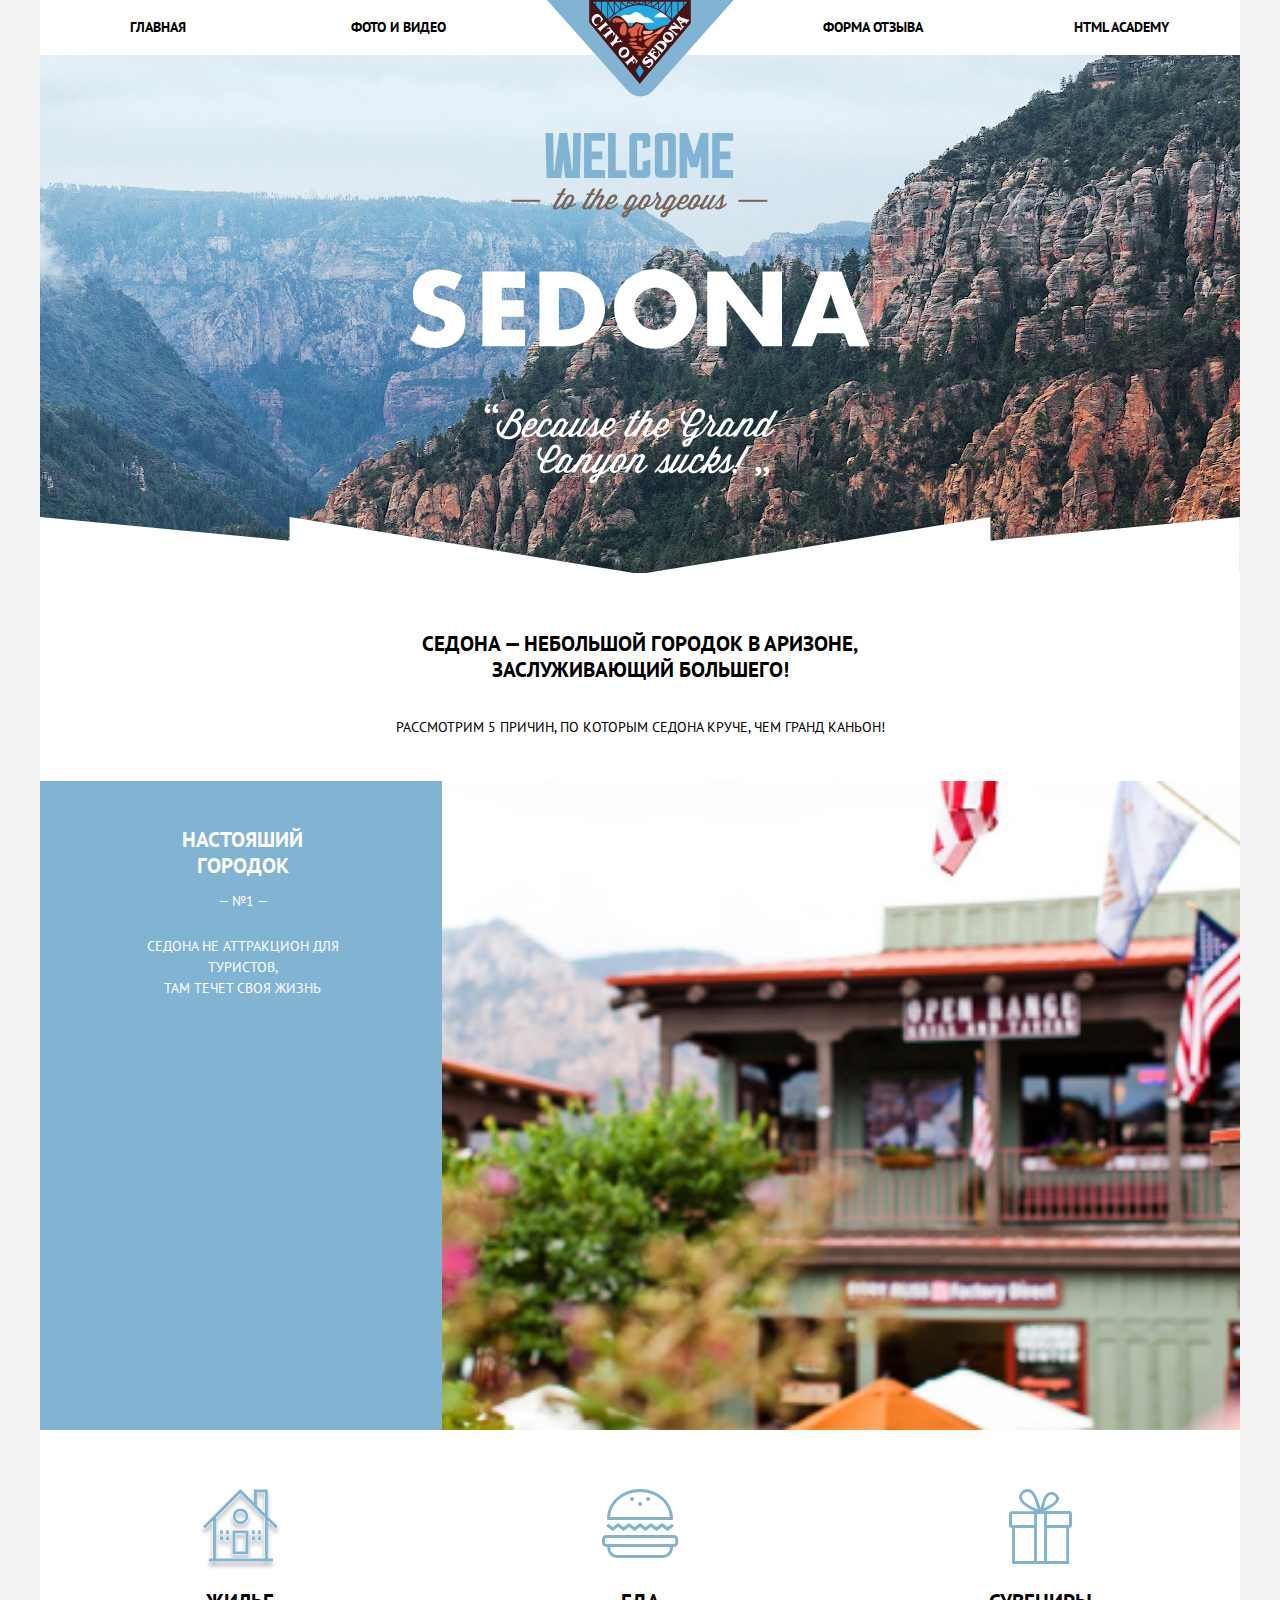
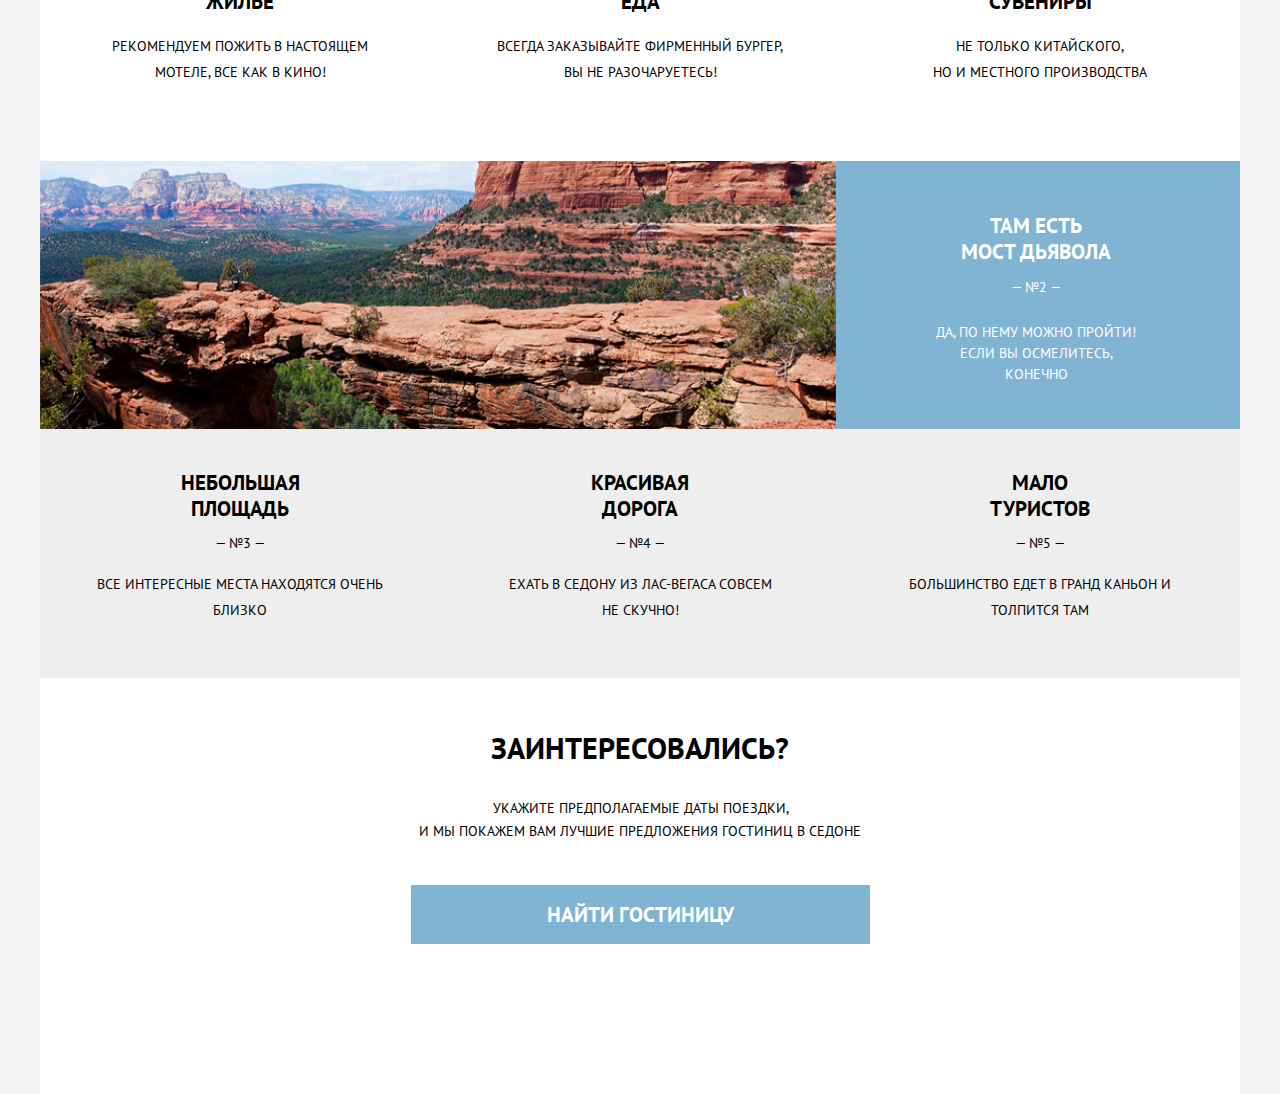
<file: index.html>
<!DOCTYPE html>
<html class="page" lang="ru">

<head>
  <meta charset="UTF-8">
  <meta http-equiv="X-UA-Compatible" content="IE=edge">
  <meta name="viewport" content="width=device-width, initial-scale=1.0, maximum-scale=1.0, user-scalable=0">
  <link rel="stylesheet" href="./source/css/style.css">
  <link rel="icon" href="./fav-icon.ico">
  <link rel="icon" href="./source/img/index-icon/fav-ico.svg" type="image/svg+xml">
  <link rel="apple-touch-icon" href="./source/img/index-icon/fav-152.png">
  <link rel="preconnect" href="https://fonts.googleapis.com">
  <link rel="preconnect" href="https://fonts.gstatic.com" crossorigin>
  <link href="https://fonts.googleapis.com/css2?family=PT+Sans:wght@400;700&display=swap" rel="stylesheet">
  <title>Сайт туристического города Sedona </title>
</head>

<body class="page__body">
  <div class="page__wrapper page__wrapper--opened">
    <header class="page-header">
      <div class="page-header__wrapper">
        <div class="page-header__logo--wrapper">
          <a href="#" class="page-header__logo">
            <picture>
              <source media="(min-width: 1200px)" srcset="./source/img/index-logo/logotype-desktop.svg.svg">
              <source media="(min-width: 768px)" srcset="./source/img/index-logo/mainlogo-tablet.svg">
              <img src="./source/img/index-logo/logotyle-mobile.svg" alt="Логотип">
            </picture>
          </a>
          <button class="page-header__toggle" type="button"><span class="visually-hidden">открыть
              меню</span></button>
        </div>
        <nav class="main-nav">
          <button class="main-nav__toggle" type="button"><svg width="23" height="22" viewBox="0 0 23 22" fill="none"
              xmlns="http://www.w3.org/2000/svg">
              <path
                d="M23 2.77477L20.0991 0L11.5 8.22522L2.9009 0L0 2.77477L8.5991 11L0 19.2252L2.9009 22L11.5 13.7748L20.0991 22L23 19.2252L14.4009 11L23 2.77477Z"
                fill="white" />
            </svg>
            <span class="visually-hidden">закрыть меню</span></button>
          <ul class="main-nav__list main-nav__list--left">
            <li class="main-nav__item"><a href="./index.html">главная</a></li>
            <li class="main-nav__item"><a href="./catalog.html">фото и видео</a></li>
          </ul>
          <ul class="main-nav__list main-nav__list--right">
            <li class="main-nav__item main-nav__item-right"><a href="./review.html">форма отзыва</a></li>
            <li class="main-nav__item main-nav__item-right"> <a href="#">html academy</a></li>
          </ul>
        </nav>
      </div>
    </header>

    <main class="page__main">
      <h1 class="visually-hidden">Сайт туристического города Sedona</h1>

      <div class="intro">
        <div class="intro__wrapper">
          <h2 class="visually-hidden">Изборожения гор в Седоне</h2>
          <div class="intro__logo">
            <picture>
              <source media="(min-width: 768px)" srcset="./source/img/index-logo/intro-text.svg.svg">
              <img src="./source/img/index-logo/mobile-intro.svg.svg" alt="logo">
            </picture>
          </div>
        </div>
      </div>
      <div class="intro-preview">
        <div class="intro-preview__column">
          <h3 class="intro-preview__title">Cедона &mdash; небольшой городок в аризоне,<br>заслуживающий
            большего!</h3>
          <p class="intro-preview__text">Рассмотрим 5 причин, по которым Седона круче, чем гранд
            каньон!</p>
        </div>
      </div>

      <section class="description">
        <div class="description__wrapper">

          <div class="features">
            <div class="feature__wrapper">
              <div class="feature__column">
                <h3 class="feature__title">настояший<br>городок</h3>
                <p class="feature__number">&mdash; &#x2116;1 &mdash;</p>
                <p class="feature__text">седона не аттракцион для туристов,<br>там течет своя жизнь</p>
              </div>
              <div class="feature__img">
                <picture>
                  <source media="(max-width: 500px)" srcset="./source/img/index-img/photo-city-mobile.jpg">
                  <img src="./source/img/index-img/photo-city.jpg" width="800" height="256" alt="фотография города">
                </picture>
              </div>
            </div>
          </div>

          <div class="services">
            <div class="service__wrapper">
              <div class="service__column">
                <h3 class="service__title service__svg service__svg-1">жилье</h3>
                <p class=" service__text">Рекомендуем пожить в настоящем<br> мотеле, все как в кино!</p>
              </div>
              <div class="service__column">
                <h3 class="service__title service__svg  service__svg-2">еда</h3>
                <p class="service__text">Всегда заказывайте фирменный бургер,<br>вы не разочаруетесь!</p>
              </div>
              <div class="service__column">
                <h3 class="service__title service__svg  service__svg-3">сувениры</h3>
                <p class="service__text">Не только китайского,<br> но и местного производства</p>
              </div>
            </div>
          </div>

          <div class="features">
            <div class="feature__wrapper feature__wrapper-brige">
              <div class="feature__column feature__column-brige">
                <h3 class="feature__title">Там есть<br> мост дьявола</h3>
                <p class="feature__number">&mdash; &#x2116;2 &mdash;</p>
                <p class="feature__text">Да, по нему можно пройти!<br> Если вы осмелитесь, конечно</p>
              </div>
              <div class="feature__img">
                <img src="./source/img/index-img/photo-bridge.jpg" width="800" height="256" alt="фотография моста">
              </div>
            </div>
          </div>

          <div class="benefits">
            <div class="benefits__wrapper">
              <div class="benefits__column">
                <h3 class="benefits__title">небольшая<br> площадь</h3>
                <p class="benefits__number">&mdash; &#x2116;3 &mdash;</p>
                <p class="benefits__text">все интересные места находятся очень<br>близко</p>
              </div>
              <div class="benefits__column">
                <h3 class="benefits__title">красивая<br> дорога</h3>
                <p class="benefits__number">&mdash; &#x2116;4 &mdash;</p>
                <p class="benefits__text">ехать в седону из лас-вегаса совсем<br>не скучно!</p>
              </div>
              <div class="benefits__column">
                <h3 class="benefits__title">мало<br> туристов</h3>
                <p class="benefits__number">&mdash; &#x2116;5 &mdash;</p>
                <p class="benefits__text">большинство едет в гранд каньон и<br>толпится там</p>
              </div>
            </div>
          </div>

        </div>
      </section>

      <div class="serch-hotel">
        <div class="serch-hotel__wrapper">
          <div class="serch-hotel__column">
            <h3 class="serch-hotel__title">заинтересовались?</h3>
            <p class="serch-hotel__text">Укажите предполагаемые даты поездки,<br> и мы покажем вам
              лучшие
              предложения гостиниц в седоне</p>
          </div>
          <button class="serch-hotel__button" type="button">
            <p>Найти гостиницу</p>
          </button>
        </div>
      </div>
      <div class="map">
        <iframe
          src="https://www.google.com/maps/embed?pb=!1m14!1m12!1m3!1d351855.5749065173!2d-111.603042894729!3d34.98222182544833!2m3!1f0!2f0!3f0!3m2!1i1024!2i768!4f13.1!5e0!3m2!1sru!2sfi!4v1673216425549!5m2!1sru!2sfi"
          height="342" style="border:0;" allowfullscreen="" loading="lazy"
          referrerpolicy="no-referrer-when-downgrade"></iframe>
      </div>
    </main>

    <footer class="footer">
      <div class="footer__wrapper">
        <div class="footer__row">
          <a class="footer__link" href="#">#visitsedona</a>
        </div>
        <div class="footer__row footer__row-iconwrap">
          <div class="footer__icon"><a href="#">
              <svg class="footer__icon--svg" width="18" height="15" viewBox="0 0 18 15" fill="none"
                xmlns="http://www.w3.org/2000/svg">
                <path
                  d="M11.3 0.166728C13 -0.333272 14.4 0.366728 15 1.26673C15.7 1.06673 16.4 0.766728 17.1 0.566728C17.1 1.36673 16.6 2.06673 16.2 2.26673C16.9 2.46673 17.5 1.76673 17.5 1.76673C17.3 2.76673 16.5 3.46673 15.9 3.76673C15.7 10.3667 12.6 14.7667 5.5 14.5667C5 14.5667 5.6 14.5667 5 14.5667C4.6 14.5667 0.7 14.1667 0 12.7667C2.3 12.9667 4 12.3667 4.8 11.6667C3.8 11.3667 2 11.1667 1.7 8.76673C2.1 8.86673 2.3 8.96673 3 8.86673C1.8 8.06673 0.4 7.36673 0.5 5.16673C0.8 5.46673 1.6 5.66673 1.9 5.66673C1.2 5.46673 -0.1 2.36673 1 0.866728C2.9 2.66673 4.8 4.36673 8.4 4.56673C8.5 2.26673 9.5 0.766728 11.3 0.166728Z" />
              </svg>
            </a>
          </div>
          <div class="footer__icon">
            <a href="#">
              <svg class="footer__icon--svg" width="9" height="19" viewBox="0 0 9 19" fill="none"
                xmlns="http://www.w3.org/2000/svg">
                <path
                  d="M6.3 3.4C7.1 3.4 7.9 3.4 8.7 3.4C8.7 2.3 8.7 1.2 8.7 0C7.7 0 6.8 0 5.8 0C2.7 0.2 1.5 2.4 1.9 6.1H0V9.6H2C2 12.7 2 15.8 2 18.9C3.3 18.9 4.6 18.9 5.8 18.9C5.8 15.8 5.8 12.7 5.8 9.6H8.7V6.1H5.8C5.8 5.1 5.8 3.7 6.3 3.4Z" />
              </svg>
            </a>
          </div>
          <div class="footer__icon">
            <a href="#">
              <svg class="footer__icon--svg" width="20" height="14" viewBox="0 0 20 14" fill="none"
                xmlns="http://www.w3.org/2000/svg">
                <path
                  d="M17.1 0H2.8C1.3 0 0 1.3 0 2.8V11.1C0 12.7 1.3 14 2.8 14H17.1C18.7 14 19.9 12.7 19.9 11.2V2.8C20 1.3 18.7 0 17.1 0ZM7 10.4V3.6L13.8 7L7 10.4Z" />
              </svg>
            </a>
          </div>
        </div>
        <div class="footer__row">
          <div class="developer">
            <a href="#" class="developer__logo">разработано<svg class="developer__logo--svg" width="27" height="35"
                viewBox="0 0 27 35" fill="none" xmlns="http://www.w3.org/2000/svg">
                <path
                  d="M13.6 0H13.5L0 1.4V26.1L13.5 34.1L26.9 26.1V1.4L13.6 0ZM25 12.1L13.5 5.3V5.2H13.4L13.3 5.1V5.2L1.9 12.1V3.1L13.4 1.9L25 3.1V12.1ZM13.4 6.8L24.9 13.5L20.4 16.1L13.3 11.9V13.3L19.2 16.8L18.3 17.3L13.3 14.3V15.7L17.1 18L16.3 18.5L13.3 16.7V18.1L15.2 19.2L13.4 20.3L2 13.6L13.4 6.8ZM1.9 15.1L13.3 21.9V22.9L5.4 18.2V19.6L13.4 24.4V25.5L5.4 20.8V22.2L13.4 27L21.5 22.1V16.9L24.9 14.9V24.9L13.4 31.8L1.9 25V15.1Z" />
              </svg>
            </a>
          </div>
        </div>
      </div>
    </footer>
  </div>
</body>
<script src="./script.js"></script>

</html>
</file>
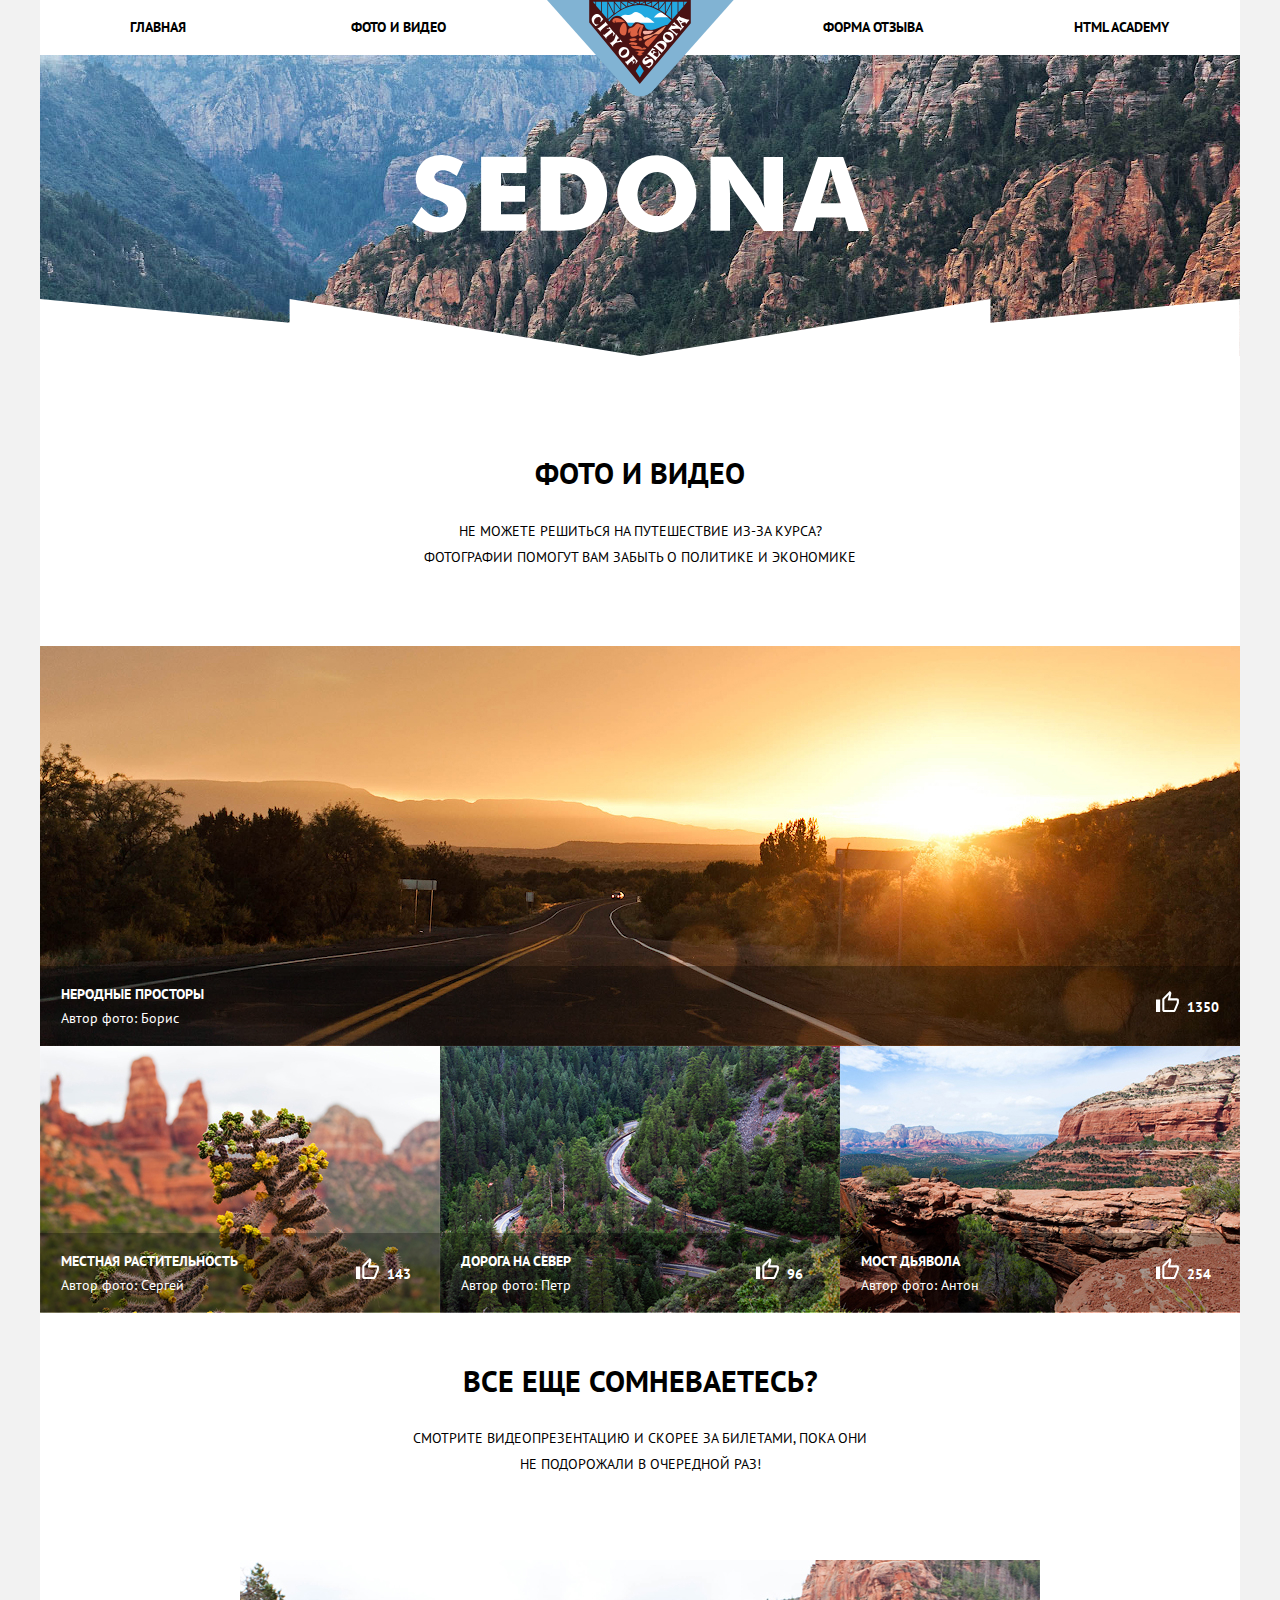
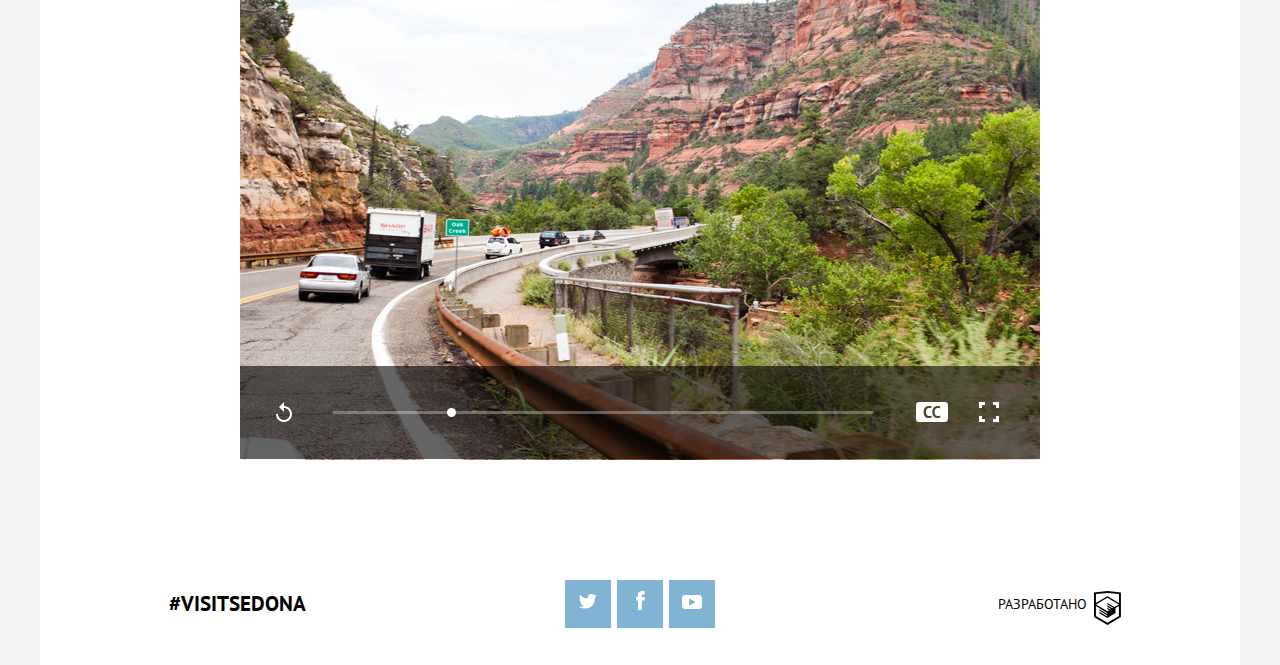
<file: catalog.html>
<!DOCTYPE html>
<html class="page" lang="ru">

<head>
  <meta charset="UTF-8">
  <meta http-equiv="X-UA-Compatible" content="IE=edge">
  <meta name="viewport" content="width=device-width, initial-scale=1.0, maximum-scale=1.0, user-scalable=0">
  <link rel="stylesheet" href="./source/css/style.css">
  <link rel="icon" href="./fav-icon.ico">
  <link rel="icon" href="./source/img/index-icon/fav-ico.svg" type="image/svg+xml">
  <link rel="apple-touch-icon" href="./source/img/index-icon/fav-152.png">
  <link rel="preconnect" href="https://fonts.googleapis.com">
  <link rel="preconnect" href="https://fonts.gstatic.com" crossorigin>
  <link href="https://fonts.googleapis.com/css2?family=PT+Sans:wght@400;700&display=swap" rel="stylesheet">
  <title> Галерея фото и видео посвященных Седоне</title>
</head>

<body class="page__body">
  <div class="page__wrapper page__wrapper--opened">
    <header class="page-header">
      <div class="page-header__wrapper">
        <div class="page-header__logo--wrapper">
          <a href="#" class="page-header__logo">
            <picture>
              <source media="(min-width: 1200px)" srcset="./source/img/index-logo/logotype-desktop.svg.svg">
              <source media="(min-width: 768px)" srcset="./source/img/index-logo/mainlogo-tablet.svg">
              <img src="./source/img/index-logo/logotyle-mobile.svg" alt="Логотип">
            </picture>
          </a>
          <button class="page-header__toggle" type="button"><span class="visually-hidden">открыть
              меню</span></button>
        </div>
        <nav class="main-nav">
          <button class="main-nav__toggle" type="button"><svg width="23" height="22" viewBox="0 0 23 22" fill="none"
              xmlns="http://www.w3.org/2000/svg">
              <path
                d="M23 2.77477L20.0991 0L11.5 8.22522L2.9009 0L0 2.77477L8.5991 11L0 19.2252L2.9009 22L11.5 13.7748L20.0991 22L23 19.2252L14.4009 11L23 2.77477Z"
                fill="white" />
            </svg>
            <span class="visually-hidden">закрыть меню</span></button>
          <ul class="main-nav__list main-nav__list--left">
            <li class="main-nav__item"><a href="./index.html">главная</a></li>
            <li class="main-nav__item"><a href="./catalog.html">фото и видео</a></li>
          </ul>
          <ul class="main-nav__list main-nav__list--right">
            <li class="main-nav__item main-nav__item-right"><a href="./review.html">форма отзыва</a></li>
            <li class="main-nav__item main-nav__item-right"><a href="#">html academy</a></li>
          </ul>
        </nav>
      </div>
    </header>
    <main class="page-main">
      <h1 class="visually-hidden">Фото и видео галерея штата Седона</h1>
      <div class="page__wrapper">
        <div class="common-intro">
          <div class="common-intro__wrapper">
            <div class="common-intro__logo">
              <picture>
                <source media="(min-width: 768px)" srcset="./source/img/index-logo/sedona-text.svg">
                <img src="./source/img/index-logo/sedona-text-mobile.svg" alt="logo">
              </picture>
            </div>
          </div>
          <div class="common-intro__column common-intro__column--catalog">
            <h2 class="common-intro__title">фото и видео</h2>
            <p class="common-intro__text">Не можете решиться на путешествие из-за курса?<br>Фотографии помогут вам
              забыть
              о политике и экономике</p>
          </div>
        </div>
        <div class="catalog-page__wrapper">
          <div class="gallery">
            <div class="gallery__wrapper">
              <div class="gallery__item gallery__item-big">
                <img src="./source/img/catalog-image/catalog-img/1-desktop.jpg" width="1200" height="400" alt="#">
                <div class="gallery-info">
                  <div class="gallery-info__revue">
                    <h3 class="gallery-info__title">неродные просторы</h3>
                    <p class="gallery-info__text">Автор фото: Борис</p>
                  </div>
                  <div class="gallery-info__like">
                    <label for="#" class="gallery-info__label">
                      <span class="gallery-info__icon"><svg width="23" height="21" viewBox="0 0 23 21" fill="none"
                          xmlns="http://www.w3.org/2000/svg">
                          <path
                            d="M12.9636 3.78L12.3364 6.825L11.7091 9.45H14.3227H20.8045V11.55C20.8045 11.55 20.8045 11.55 20.8045 11.655L17.7727 18.9H8.36364V8.4L12.9636 3.78ZM2.09091 10.5V18.9V10.5ZM13.8 0L6.9 6.93C6.48182 7.245 6.27273 7.77 6.27273 8.4V18.9C6.27273 20.055 7.21364 21 8.36364 21H17.7727C18.6091 21 19.3409 20.475 19.6545 19.74L22.7909 12.285C22.8955 12.075 22.8955 11.76 22.8955 11.55V9.45H23C23 8.295 22.0591 7.35 20.9091 7.35H14.3227L15.3682 2.52V2.205C15.3682 1.785 15.1591 1.365 14.95 1.05L13.8 0ZM4.18182 8.4H0V21H4.18182V8.4Z" />
                        </svg></span>
                    </label>
                    <input class="gallery-info__input" type="text" name="like-number" placeholder="1350">
                  </div>
                </div>
              </div>

              <div class="gallery__item">
                <img src="./source/img/catalog-image/catalog-img/2-desktop.jpg" width="400" height="267" alt="#">
                <div class="gallery-info">
                  <div class="gallery-info__revue">
                    <h3 class="gallery-info__title">Местная растительность</h3>
                    <p class="gallery-info__text">Автор фото: Сергей</p>
                  </div>
                  <div class="gallery-info__like">
                    <label for="#" class="gallery-info__label">
                      <span class="gallery-info__icon"><svg width="23" height="21" viewBox="0 0 23 21" fill="none"
                          xmlns="http://www.w3.org/2000/svg">
                          <path
                            d="M12.9636 3.78L12.3364 6.825L11.7091 9.45H14.3227H20.8045V11.55C20.8045 11.55 20.8045 11.55 20.8045 11.655L17.7727 18.9H8.36364V8.4L12.9636 3.78ZM2.09091 10.5V18.9V10.5ZM13.8 0L6.9 6.93C6.48182 7.245 6.27273 7.77 6.27273 8.4V18.9C6.27273 20.055 7.21364 21 8.36364 21H17.7727C18.6091 21 19.3409 20.475 19.6545 19.74L22.7909 12.285C22.8955 12.075 22.8955 11.76 22.8955 11.55V9.45H23C23 8.295 22.0591 7.35 20.9091 7.35H14.3227L15.3682 2.52V2.205C15.3682 1.785 15.1591 1.365 14.95 1.05L13.8 0ZM4.18182 8.4H0V21H4.18182V8.4Z" />
                        </svg></span>
                    </label>
                    <input class="gallery-info__input" type="text" name="like-number" placeholder="143">
                  </div>
                </div>
              </div>


              <div class="gallery__item">
                <img src="./source/img/catalog-image/catalog-img/3-desktop.jpg" width="400" height="267" alt="#">
                <div class="gallery-info">
                  <div class="gallery-info__revue">
                    <h3 class="gallery-info__title">Дорога на север</h3>
                    <p class="gallery-info__text">Автор фото: Петр</p>
                  </div>
                  <div class="gallery-info__like">
                    <label for="#" class="gallery-info__label">
                      <span class="gallery-info__icon"><svg width="23" height="21" viewBox="0 0 23 21" fill="none"
                          xmlns="http://www.w3.org/2000/svg">
                          <path
                            d="M12.9636 3.78L12.3364 6.825L11.7091 9.45H14.3227H20.8045V11.55C20.8045 11.55 20.8045 11.55 20.8045 11.655L17.7727 18.9H8.36364V8.4L12.9636 3.78ZM2.09091 10.5V18.9V10.5ZM13.8 0L6.9 6.93C6.48182 7.245 6.27273 7.77 6.27273 8.4V18.9C6.27273 20.055 7.21364 21 8.36364 21H17.7727C18.6091 21 19.3409 20.475 19.6545 19.74L22.7909 12.285C22.8955 12.075 22.8955 11.76 22.8955 11.55V9.45H23C23 8.295 22.0591 7.35 20.9091 7.35H14.3227L15.3682 2.52V2.205C15.3682 1.785 15.1591 1.365 14.95 1.05L13.8 0ZM4.18182 8.4H0V21H4.18182V8.4Z" />
                        </svg></span>
                    </label>
                    <input class="gallery-info__input" type="text" name="like-number" placeholder="96">
                  </div>
                </div>
              </div>

              <div class="gallery__item">
                <img src="./source/img/catalog-image/catalog-img/4-desktop.jpg" width="400" height="267" alt="#">
                <div class="gallery-info">
                  <div class="gallery-info__revue">
                    <h3 class="gallery-info__title">Мост дьявола</h3>
                    <p class="gallery-info__text">Автор фото: Антон</p>
                  </div>
                  <div class="gallery-info__like">
                    <label for="#" class="gallery-info__label">
                      <span class="gallery-info__icon"><svg width="23" height="21" viewBox="0 0 23 21" fill="none"
                          xmlns="http://www.w3.org/2000/svg">
                          <path
                            d="M12.9636 3.78L12.3364 6.825L11.7091 9.45H14.3227H20.8045V11.55C20.8045 11.55 20.8045 11.55 20.8045 11.655L17.7727 18.9H8.36364V8.4L12.9636 3.78ZM2.09091 10.5V18.9V10.5ZM13.8 0L6.9 6.93C6.48182 7.245 6.27273 7.77 6.27273 8.4V18.9C6.27273 20.055 7.21364 21 8.36364 21H17.7727C18.6091 21 19.3409 20.475 19.6545 19.74L22.7909 12.285C22.8955 12.075 22.8955 11.76 22.8955 11.55V9.45H23C23 8.295 22.0591 7.35 20.9091 7.35H14.3227L15.3682 2.52V2.205C15.3682 1.785 15.1591 1.365 14.95 1.05L13.8 0ZM4.18182 8.4H0V21H4.18182V8.4Z" />
                        </svg></span>
                    </label>
                    <input class="gallery-info__input" type="text" name="like-number" placeholder="254">
                  </div>
                </div>
              </div>

            </div>
          </div>



          <div class="video">
            <div class="video__wrapper">
              <div class="video-info">
                <div class="video-info__title">Все еще сомневаетесь?</div>
                <div class="video-info__text">Смотрите видеопрезентацию и скорее за билетами, пока они<br> не подорожали
                  в
                  очередной раз!</div>
              </div>
              <div class="video-preview">
                <div class="video-preview__img">
                  <picture>
                    <source media="(min-width: 500px)"
                      srcset="./source/img/catalog-image/catalog-img/video-desktop.jpg">
                    <img src="./source/img/catalog-image/catalog-img/video-mobile.jpg" alt="logo">
                  </picture>
                </div>
                <div class="video-preview__controls">
                  <div class="video-preview__loading">
                    <div class="video-preview__bar"></div>
                    <div class="video-preview__togle"></div>
                  </div>
                </div>
                <div class="video-preview__buttons">
                  <span class="video-preview__button" type="button"><svg width="16" height="20" viewBox="0 0 16 20"
                      fill="none" xmlns="http://www.w3.org/2000/svg">
                      <path
                        d="M8 4V0L3 5L8 10V6C11.3 6 14 8.7 14 12C14 15.3 11.3 18 8 18C4.7 18 2 15.3 2 12H0C0 16.4 3.6 20 8 20C12.4 20 16 16.4 16 12C16 7.6 12.4 4 8 4Z" />
                    </svg>
                  </span>
                  <div class="video-preview__buttons-right">
                    <span class="video-preview__button" type="button"><svg width="32" height="20" viewBox="0 0 32 20"
                        fill="none" xmlns="http://www.w3.org/2000/svg">
                        <path
                          d="M29 0H3C1.3 0 0 1.3 0 3V17C0 18.7 1.3 20 3 20H29C30.7 20 32 18.7 32 17V3C32 1.3 30.7 0 29 0ZM14.4 15.9C13.9 16 13.3 16 12.7 16C12 16 11.3 15.9 10.7 15.7C10.1 15.5 9.5 15.1 9.1 14.7C8.7 14.3 8.3 13.6 8 12.8C7.7 12 7.6 11.1 7.6 10C7.6 8.9 7.8 7.9 8.1 7.1C8.4 6.3 8.8 5.7 9.3 5.2C9.8 4.7 10.4 4.4 11 4.2C11.5 4.1 12.2 4 12.8 4C13.5 4 14 4 14.5 4.1C15 4.2 15.3 4.3 15.6 4.4L15.2 6.3C14.9 6.2 14.6 6.1 14.3 6C13.9 6 13.5 6 13 6C12.1 6 11.4 6.3 10.8 7C10.2 7.7 10 8.7 10 10C10 10.6 10.1 11.1 10.2 11.6C10.3 12.1 10.5 12.5 10.8 12.9C11.1 13.2 11.4 13.5 11.8 13.7C12.2 13.9 12.7 14 13.2 14C13.7 14 14.1 14 14.5 13.9C14.8 13.8 15.1 13.7 15.4 13.5L15.9 15.3C15.4 15.6 14.9 15.7 14.4 15.9ZM23.1 15.9C22.6 16 22 16 21.4 16C20.7 16 20 15.9 19.4 15.7C18.8 15.5 18.2 15.1 17.8 14.7C17.3 14.2 16.9 13.6 16.7 12.8C16.4 12 16.3 11.1 16.3 10C16.3 8.9 16.5 7.9 16.8 7.1C17.1 6.3 17.5 5.7 18 5.2C18.5 4.7 19.1 4.4 19.7 4.2C20.2 4.1 20.9 4 21.5 4C22.2 4 22.7 4 23.2 4.1C23.7 4.2 24 4.3 24.3 4.4L23.9 6.3C23.6 6.2 23.3 6.1 23 6C22.6 6 22.2 6 21.7 6C20.8 6 20.1 6.3 19.5 7C18.9 7.7 18.7 8.7 18.7 10C18.7 10.6 18.8 11.1 18.9 11.6C19 12.1 19.2 12.5 19.5 12.9C19.8 13.2 20.1 13.5 20.5 13.7C20.9 13.9 21.4 14 21.9 14C22.4 14 22.8 14 23.2 13.9C23.5 13.8 23.8 13.7 24.1 13.5L24.6 15.3C24.1 15.6 23.6 15.7 23.1 15.9Z" />
                      </svg>
                    </span>
                    <span class="video-preview__button" type="button"><svg width="20" height="20" viewBox="0 0 20 20"
                        fill="none" xmlns="http://www.w3.org/2000/svg">
                        <path d="M0 0V3V6H3V3H6V0H3H0Z" />
                        <path d="M3 14H0V17V20H3H6V17H3V14Z" />
                        <path d="M17 0H14V3H17V6H20V3V0H17Z" />
                        <path d="M17 17H14V20H17H20V17V14H17V17Z" />
                      </svg>
                    </span>
                  </div>
                </div>
              </div>
            </div>
          </div>
        </div>
      </div>
    </main>

    <footer class="footer">
      <div class="footer__wrapper">
        <div class="footer__row">
          <a class="footer__link" href="#">#visitsedona</a>
        </div>
        <div class="footer__row footer__row-iconwrap">
          <div class="footer__icon"><a href="#">
              <svg class="footer__icon--svg" width="18" height="15" viewBox="0 0 18 15" fill="none"
                xmlns="http://www.w3.org/2000/svg">
                <path
                  d="M11.3 0.166728C13 -0.333272 14.4 0.366728 15 1.26673C15.7 1.06673 16.4 0.766728 17.1 0.566728C17.1 1.36673 16.6 2.06673 16.2 2.26673C16.9 2.46673 17.5 1.76673 17.5 1.76673C17.3 2.76673 16.5 3.46673 15.9 3.76673C15.7 10.3667 12.6 14.7667 5.5 14.5667C5 14.5667 5.6 14.5667 5 14.5667C4.6 14.5667 0.7 14.1667 0 12.7667C2.3 12.9667 4 12.3667 4.8 11.6667C3.8 11.3667 2 11.1667 1.7 8.76673C2.1 8.86673 2.3 8.96673 3 8.86673C1.8 8.06673 0.4 7.36673 0.5 5.16673C0.8 5.46673 1.6 5.66673 1.9 5.66673C1.2 5.46673 -0.1 2.36673 1 0.866728C2.9 2.66673 4.8 4.36673 8.4 4.56673C8.5 2.26673 9.5 0.766728 11.3 0.166728Z" />
              </svg>
            </a>
          </div>
          <div class="footer__icon">
            <a href="#">
              <svg class="footer__icon--svg" width="9" height="19" viewBox="0 0 9 19" fill="none"
                xmlns="http://www.w3.org/2000/svg">
                <path
                  d="M6.3 3.4C7.1 3.4 7.9 3.4 8.7 3.4C8.7 2.3 8.7 1.2 8.7 0C7.7 0 6.8 0 5.8 0C2.7 0.2 1.5 2.4 1.9 6.1H0V9.6H2C2 12.7 2 15.8 2 18.9C3.3 18.9 4.6 18.9 5.8 18.9C5.8 15.8 5.8 12.7 5.8 9.6H8.7V6.1H5.8C5.8 5.1 5.8 3.7 6.3 3.4Z" />
              </svg>
            </a>
          </div>
          <div class="footer__icon">
            <a href="#">
              <svg class="footer__icon--svg" width="20" height="14" viewBox="0 0 20 14" fill="none"
                xmlns="http://www.w3.org/2000/svg">
                <path
                  d="M17.1 0H2.8C1.3 0 0 1.3 0 2.8V11.1C0 12.7 1.3 14 2.8 14H17.1C18.7 14 19.9 12.7 19.9 11.2V2.8C20 1.3 18.7 0 17.1 0ZM7 10.4V3.6L13.8 7L7 10.4Z" />
              </svg>
            </a>
          </div>
        </div>
        <div class="footer__row">
          <div class="developer">
            <a href="#" class="developer__logo">разработано<svg class="developer__logo--svg" width="27" height="35"
                viewBox="0 0 27 35" fill="none" xmlns="http://www.w3.org/2000/svg">
                <path
                  d="M13.6 0H13.5L0 1.4V26.1L13.5 34.1L26.9 26.1V1.4L13.6 0ZM25 12.1L13.5 5.3V5.2H13.4L13.3 5.1V5.2L1.9 12.1V3.1L13.4 1.9L25 3.1V12.1ZM13.4 6.8L24.9 13.5L20.4 16.1L13.3 11.9V13.3L19.2 16.8L18.3 17.3L13.3 14.3V15.7L17.1 18L16.3 18.5L13.3 16.7V18.1L15.2 19.2L13.4 20.3L2 13.6L13.4 6.8ZM1.9 15.1L13.3 21.9V22.9L5.4 18.2V19.6L13.4 24.4V25.5L5.4 20.8V22.2L13.4 27L21.5 22.1V16.9L24.9 14.9V24.9L13.4 31.8L1.9 25V15.1Z" />
              </svg>
            </a>
          </div>
        </div>
      </div>
    </footer>
  </div>
</body>

<script src="./script.js"></script>

</html>
</file>
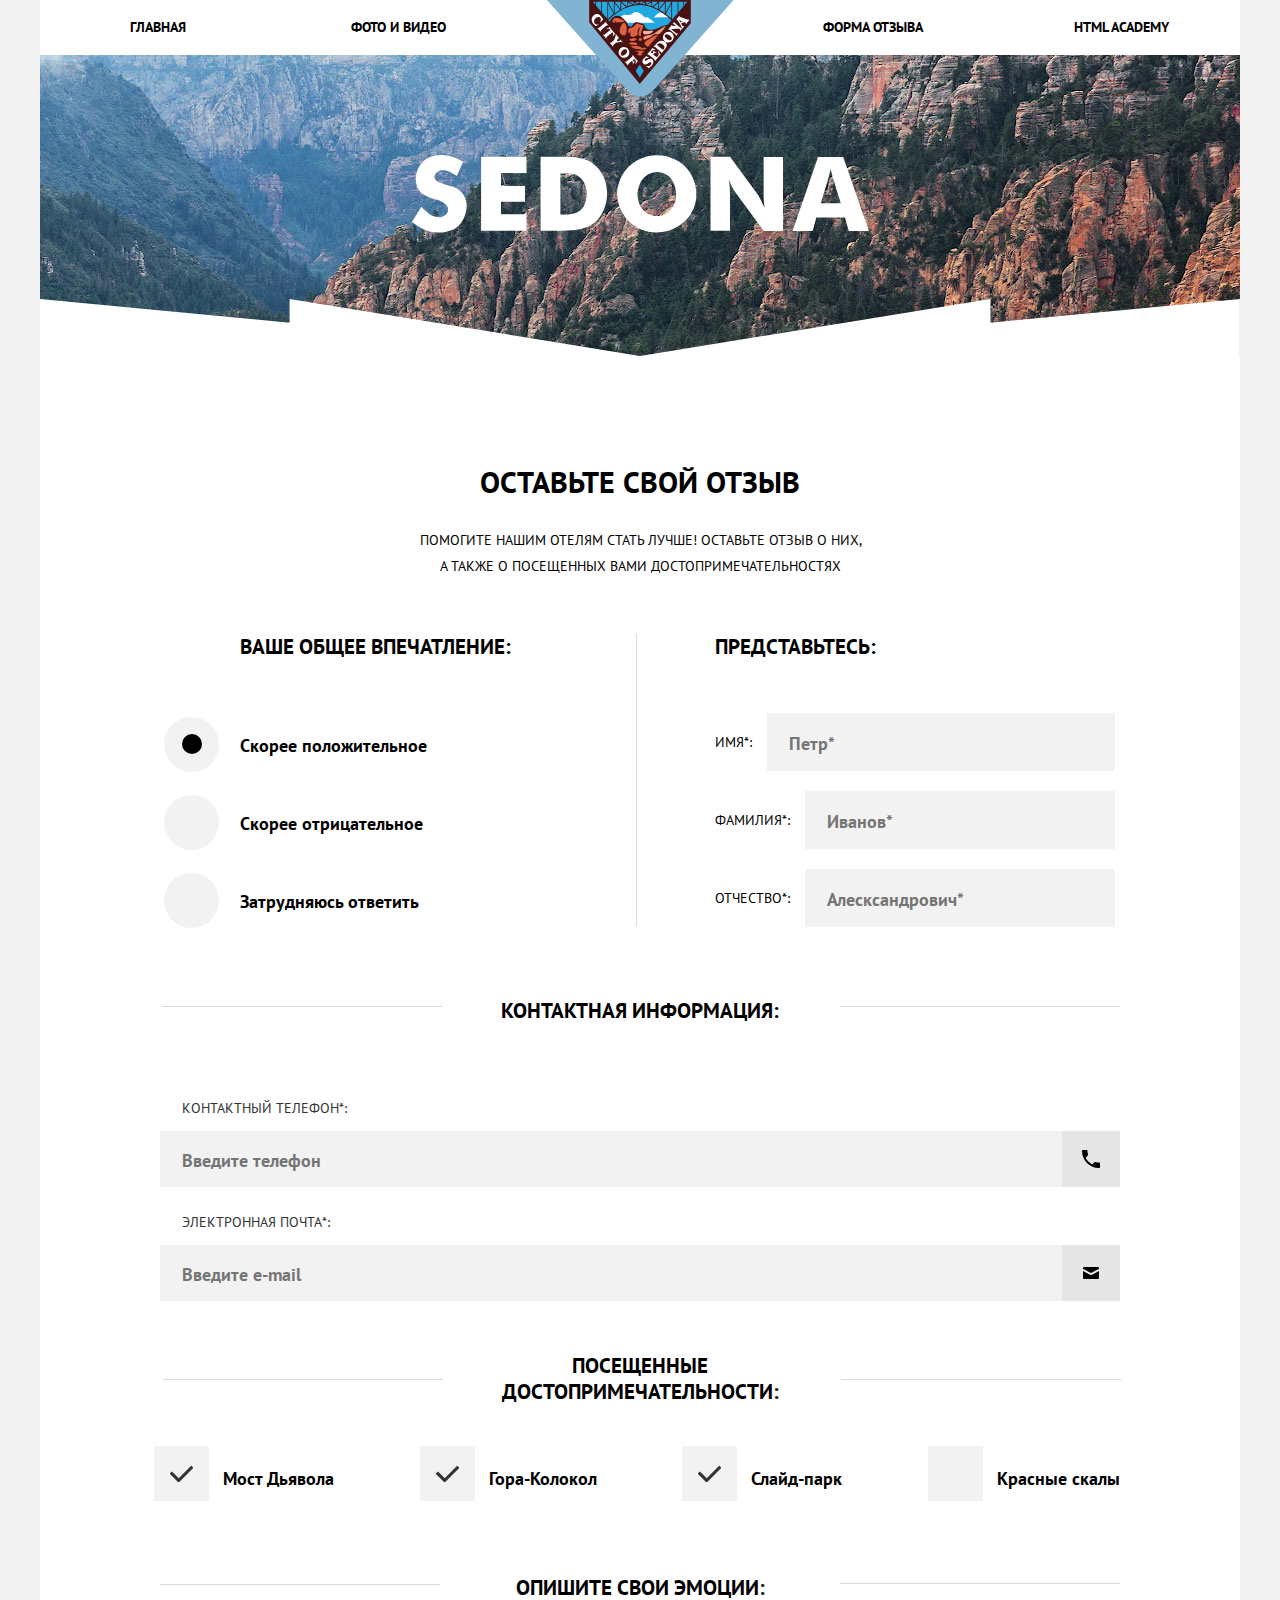
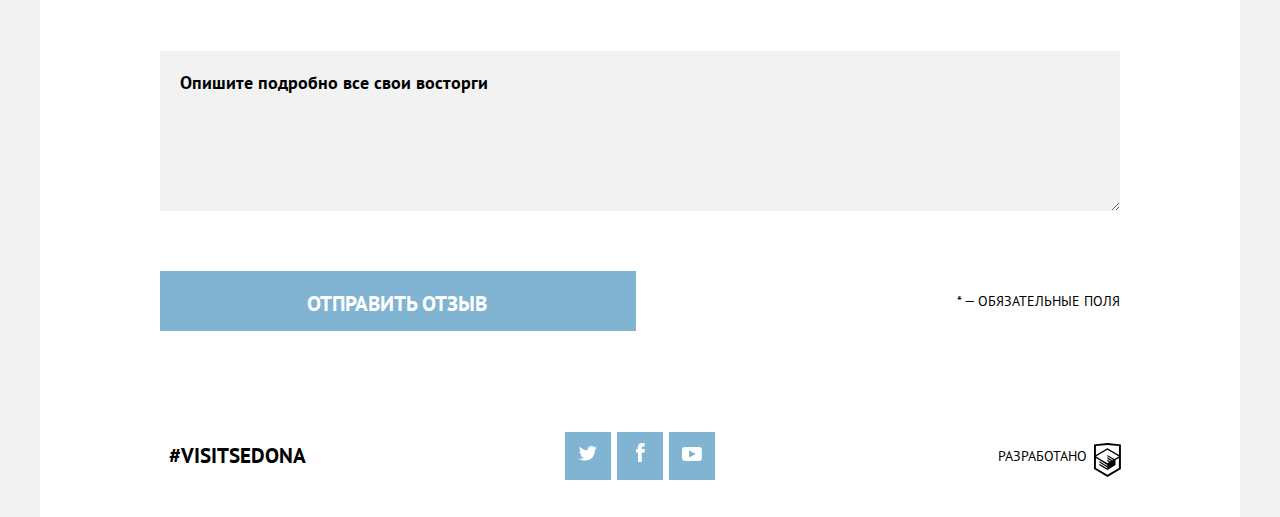
<file: review.html>
<!DOCTYPE html>
<html class="page" lang="ru">

<head>
  <meta charset="UTF-8">
  <meta http-equiv="X-UA-Compatible" content="IE=edge">
  <meta name="viewport" content="width=device-width, initial-scale=1.0, maximum-scale=1.0, user-scalable=0">
  <link rel="stylesheet" href="./source/css/style.css">
  <link rel="icon" href="./fav-icon.ico">
  <link rel="icon" href="./source/img/index-icon/fav-ico.svg" type="image/svg+xml">
  <link rel="apple-touch-icon" href="./source/img/index-icon/fav-152.png">
  <link rel="preconnect" href="https://fonts.googleapis.com">
  <link rel="preconnect" href="https://fonts.gstatic.com" crossorigin>
  <link href="https://fonts.googleapis.com/css2?family=PT+Sans:wght@400;700&display=swap" rel="stylesheet">
  <title> Форма отзыва о посещение Седоны</title>
</head>

<body class="page__body">
  <div class="page__wrapper page__wrapper--opened">
    <header class="page-header">
      <div class="page-header__wrapper">
        <div class="page-header__logo--wrapper">
          <a href="#" class="page-header__logo">
            <picture>
              <source media="(min-width: 1200px)" srcset="./source/img/index-logo/logotype-desktop.svg.svg">
              <source media="(min-width: 768px)" srcset="./source/img/index-logo/mainlogo-tablet.svg">
              <img src="./source/img/index-logo/logotyle-mobile.svg" alt="Логотип">
            </picture>
          </a>
          <button class="page-header__toggle" type="button"><span class="visually-hidden">открыть
              меню</span></button>
        </div>
        <nav class="main-nav">
          <button class="main-nav__toggle" type="button"><svg width="23" height="22" viewBox="0 0 23 22" fill="none"
              xmlns="http://www.w3.org/2000/svg">
              <path
                d="M23 2.77477L20.0991 0L11.5 8.22522L2.9009 0L0 2.77477L8.5991 11L0 19.2252L2.9009 22L11.5 13.7748L20.0991 22L23 19.2252L14.4009 11L23 2.77477Z"
                fill="white" />
            </svg>
            <span class="visually-hidden">закрыть меню</span></button>
          <ul class="main-nav__list main-nav__list--left">
            <li class="main-nav__item"><a href="./index.html">главная</a></li>
            <li class="main-nav__item"><a href="./catalog.html">фото и видео</a></li>
          </ul>
          <ul class="main-nav__list main-nav__list--right">
            <li class="main-nav__item main-nav__item-right"><a href="./review.html">форма отзыва</a></li>
            <li class="main-nav__item main-nav__item-right"><a href="#">html academy</a></li>
          </ul>
        </nav>
      </div>
    </header>
    <main class="page-main">
      <h1 class="visually-hidden">Оставьте свой отзыв о посещение Седоны</h1>
      <div class="page__wrapper page__review--wrapper">

        <div class="common-intro">
          <div class="common-intro__wrapper">
            <div class="common-intro__logo">
              <picture>
                <source media="(min-width: 768px)" srcset="./source/img/index-logo/sedona-text.svg">
                <img src="./source/img/index-logo/sedona-text-mobile.svg" alt="logo">
              </picture>
            </div>
          </div>
        </div>
        <div class="common-intro__column">
          <h2 class="common-intro__title">Оставьте свой отзыв</h2>
          <p class="common-intro__text">Помогите нашим отелям стать лучше! оставьте отзыв о них,<br>
            а также о посещенных вами достопримечательностях</p>
        </div>

        <section class="review-form">
          <div class="review-form__wrapper">
            <h2 class="visually-hidden">Форма отзыва о посещение Седоны</h2>
            <form class="form" action="#" method="get">
              <div class="questionnaire-wrapper">
                <fieldset class="questionnaire">
                  <legend class="questionnaire__title">ваше общее впечатление:</legend>
                  <ul class="questionnaire__list">
                    <li class="questionnaire__item">
                      <input type="radio" class="questionnaire__radio visually-hidden" id="good" name="radio" value="1"
                        checked>
                      <label class=" questionnaire__label" for="good"> Скорее положительное
                        <span class="questionnaire__radio-button"></span>
                      </label>
                    </li>
                    <li class="questionnaire__item">
                      <input type="radio" class="questionnaire__radio visually-hidden" id="bad" name="radio" value="2">
                      <label class="questionnaire__label" for="bad">Скорее отрицательное
                        <span class="questionnaire__radio-button"></span> </label>
                    </li>
                    <li class="questionnaire__item">
                      <input type="radio" class="questionnaire__radio visually-hidden" id="dont" name="radio" value="3">
                      <label class="questionnaire__label" for="dont">Затрудняюсь ответить
                        <span class="questionnaire__radio-button"></span>
                      </label>
                    </li>
                  </ul>
                </fieldset>
                <fieldset class="personality">
                  <legend class="questionnaire__title">Представьтесь:</legend>
                  <div class="personality__list">
                    <div class="personality__item">
                      <label class="personality__label" for="name">имя*:</label>
                      <input class="personality__input" type="text" id="name" name="personality" placeholder="Петр*"
                        required>
                    </div>
                    <div class="personality__item">
                      <label class="personality__label" for="family-name">фамилия*:</label>
                      <input class="personality__input" type="text" id="family-name" name="personality"
                        placeholder="Иванов*" required>
                    </div>
                    <div class="personality__item">
                      <label class="personality__label" for="surname">отчество*:</label>
                      <input class="personality__input" type="text" id="surname" name="personality"
                        placeholder="Алесксандрович*" required>
                    </div>
                  </div>
                </fieldset>




                <fieldset class="contact-info">
                  <legend class="contact-info__title">Контактная информация:</legend>
                  <div class="contact-info__list">
                    <div class="contact-info__item contact-info__item--tel">
                      <label class="contact-info__label contact-info__label--tel" for="contact-tel"><span
                          class="contact-info__span">Контактный</span>
                        Телефон*:</label>
                      <input class="contact-info__input" type="tel" id="contact-tel" placeholder="Введите телефон"
                        name="contacts" required>
                    </div>
                    <div class="contact-info__item">
                      <label class="contact-info__label contact-info__label--email" for="contact-email">Электронная
                        почта*:</label>
                      <input class="contact-info__input" type="email" id="contact-email" placeholder="Введите e-mail"
                        name="contacts" required>
                    </div>
                  </div>
                </fieldset>
              </div>



              <fieldset class="sights">
                <legend class="sights__title">посещенные <br> достопримечательности:</legend>
                <div class="sights__list">
                  <div class="sights__item">
                    <input class="sights__checkbox visually-hidden" type="checkbox" name="namecheckbox_1"
                      id="namecheckbox_1" checked>
                    <label class="sights__label" for="namecheckbox_1">Мост Дьявола<span class="sights__checkbox-icon">
                      </span></label>
                  </div>
                  <div class="sights__item">
                    <input class="sights__checkbox visually-hidden" type="checkbox" name="namecheckbox_2"
                      id="namecheckbox_2" checked>
                    <label class="sights__label" for="namecheckbox_2">Гора-Колокол<span class="sights__checkbox-icon">
                      </span></label>
                  </div>
                  <div class="sights__item">
                    <input class="sights__checkbox visually-hidden" type="checkbox" name="namecheckbox_3"
                      id="namecheckbox_3" checked>
                    <label class="sights__label" for="namecheckbox_3">Слайд-парк<span class="sights__checkbox-icon">
                      </span></label>
                  </div>
                  <div class="sights__item">
                    <input class="sights__checkbox visually-hidden" type="checkbox" name="namecheckbox_4"
                      id="namecheckbox_4">
                    <label class="sights__label" for="namecheckbox_4">Красные скалы<span class="sights__checkbox-icon">
                      </span></label>
                  </div>
                </div>
              </fieldset>

              <fieldset class="feedback">
                <legend class="feedback__title">Опишите свои эмоции:</legend>
                <div class="feedback__text">
                  <textarea class="feedback__textarea" name="textarea_1" id="textarea_1" cols="20" rows="10"
                    placeholder="Опишите подробно все свои восторги "></textarea>
                </div>
              </fieldset>
              <div class="review-form__button--wrapper">
                <button class="review-form__button" type="submit">отправить отзыв</button>
                <div class="review-form__text">
                  <p>* — обязательные поля</p>
                </div>
              </div>

            </form>
          </div>
        </section>
      </div>
    </main>

    <footer class="footer">
      <div class="footer__wrapper">
        <div class="footer__row">
          <a class="footer__link" href="#">#visitsedona</a>
        </div>
        <div class="footer__row footer__row-iconwrap">
          <div class="footer__icon"><a href="#">
              <svg class="footer__icon--svg" width="18" height="15" viewBox="0 0 18 15" fill="none"
                xmlns="http://www.w3.org/2000/svg">
                <path
                  d="M11.3 0.166728C13 -0.333272 14.4 0.366728 15 1.26673C15.7 1.06673 16.4 0.766728 17.1 0.566728C17.1 1.36673 16.6 2.06673 16.2 2.26673C16.9 2.46673 17.5 1.76673 17.5 1.76673C17.3 2.76673 16.5 3.46673 15.9 3.76673C15.7 10.3667 12.6 14.7667 5.5 14.5667C5 14.5667 5.6 14.5667 5 14.5667C4.6 14.5667 0.7 14.1667 0 12.7667C2.3 12.9667 4 12.3667 4.8 11.6667C3.8 11.3667 2 11.1667 1.7 8.76673C2.1 8.86673 2.3 8.96673 3 8.86673C1.8 8.06673 0.4 7.36673 0.5 5.16673C0.8 5.46673 1.6 5.66673 1.9 5.66673C1.2 5.46673 -0.1 2.36673 1 0.866728C2.9 2.66673 4.8 4.36673 8.4 4.56673C8.5 2.26673 9.5 0.766728 11.3 0.166728Z" />
              </svg>
            </a>
          </div>
          <div class="footer__icon">
            <a href="#">
              <svg class="footer__icon--svg" width="9" height="19" viewBox="0 0 9 19" fill="none"
                xmlns="http://www.w3.org/2000/svg">
                <path
                  d="M6.3 3.4C7.1 3.4 7.9 3.4 8.7 3.4C8.7 2.3 8.7 1.2 8.7 0C7.7 0 6.8 0 5.8 0C2.7 0.2 1.5 2.4 1.9 6.1H0V9.6H2C2 12.7 2 15.8 2 18.9C3.3 18.9 4.6 18.9 5.8 18.9C5.8 15.8 5.8 12.7 5.8 9.6H8.7V6.1H5.8C5.8 5.1 5.8 3.7 6.3 3.4Z" />
              </svg>
            </a>
          </div>
          <div class="footer__icon">
            <a href="#">
              <svg class="footer__icon--svg" width="20" height="14" viewBox="0 0 20 14" fill="none"
                xmlns="http://www.w3.org/2000/svg">
                <path
                  d="M17.1 0H2.8C1.3 0 0 1.3 0 2.8V11.1C0 12.7 1.3 14 2.8 14H17.1C18.7 14 19.9 12.7 19.9 11.2V2.8C20 1.3 18.7 0 17.1 0ZM7 10.4V3.6L13.8 7L7 10.4Z" />
              </svg>
            </a>
          </div>
        </div>
        <div class="footer__row">
          <div class="developer">
            <a href="#" class="developer__logo">разработано<svg class="developer__logo--svg" width="27" height="35"
                viewBox="0 0 27 35" fill="none" xmlns="http://www.w3.org/2000/svg">
                <path
                  d="M13.6 0H13.5L0 1.4V26.1L13.5 34.1L26.9 26.1V1.4L13.6 0ZM25 12.1L13.5 5.3V5.2H13.4L13.3 5.1V5.2L1.9 12.1V3.1L13.4 1.9L25 3.1V12.1ZM13.4 6.8L24.9 13.5L20.4 16.1L13.3 11.9V13.3L19.2 16.8L18.3 17.3L13.3 14.3V15.7L17.1 18L16.3 18.5L13.3 16.7V18.1L15.2 19.2L13.4 20.3L2 13.6L13.4 6.8ZM1.9 15.1L13.3 21.9V22.9L5.4 18.2V19.6L13.4 24.4V25.5L5.4 20.8V22.2L13.4 27L21.5 22.1V16.9L24.9 14.9V24.9L13.4 31.8L1.9 25V15.1Z" />
              </svg>
            </a>
          </div>
        </div>
      </div>
    </footer>
  </div>
</body>
<script src="./script.js"></script>

</html>
</file>
<file: source/css/style.css>
@charset "UTF-8";
/*Обнуление*/
* {
  padding: 0;
  margin: 0;
  border: 0;
}

*,
*:before,
*:after {
  -webkit-box-sizing: border-box;
  box-sizing: border-box;
}

:focus,
:active {
  outline: none;
}

a:focus,
a:active {
  outline: none;
}

nav,
footer,
header,
aside {
  display: block;
}

html,
body {
  line-height: 1;
  font-size: 14px;
  -ms-text-size-adjust: 100%;
  -moz-text-size-adjust: 100%;
  -webkit-text-size-adjust: 100%;
}

input,
button,
textarea {
  font-family: inherit;
}

input::-ms-clear {
  display: none;
}

button {
  cursor: pointer;
}

button::-moz-focus-inner {
  padding: 0;
  border: 0;
}

a,
a:visited {
  text-decoration: none;
}

a:hover {
  text-decoration: none;
}

ul li {
  list-style: none;
}

img {
  vertical-align: top;
}

h1,
h2,
h3,
h4,
h5,
h6 {
  font-size: inherit;
  font-weight: 400;
}

/*--------------------*/
img {
  max-width: 100%;
}

.visually-hidden {
  position: absolute;
  width: 1px;
  height: 1px;
  margin: -1px;
  border: 0;
  padding: 0;
  white-space: nowrap;
  -webkit-clip-path: inset(100%);
          clip-path: inset(100%);
  clip: rect(0 0 0 0);
  overflow: hidden;
}

.page__body {
  max-width: 1280px;
  padding: 0 40px;
  margin: 0px auto;
  font-family: "PT Sans", sans-serif;
  font-size: 14px;
  line-height: 26px;
  text-transform: uppercase;
  background-color: #f2f2f2;
}

.page__wrapper {
  display: -webkit-box;
  display: -ms-flexbox;
  display: flex;
  -webkit-box-orient: vertical;
  -webkit-box-direction: normal;
      -ms-flex-direction: column;
          flex-direction: column;
  background-color: #ffffff;
}

.page__main {
  -webkit-box-flex: 1;
      -ms-flex: 1 1 auto;
          flex: 1 1 auto;
}

.page-header {
  position: relative;
}
.page-header__wrapper {
  position: relative;
}
@media (max-width: 700px) {
  .page-header__wrapper {
    padding: 27px 0px;
  }
}
.page-header__logo--wrapper {
  position: absolute;
  right: 0;
  left: 0;
  top: 0;
  text-align: center;
}
.page-header__toggle {
  display: none;
  position: absolute;
  width: 24px;
  height: 22px;
  top: 17px;
  right: 0;
  margin: 0 20px 0 0;
  background-color: transparent;
  -webkit-tap-highlight-color: rgba(0, 0, 0, 0);
}
@media (max-width: 700px) {
  .page-header__toggle {
    display: block;
  }
}
.page-header__toggle::before {
  content: "";
  position: absolute;
  top: 0;
  left: 0;
  height: 4px;
  width: 23px;
  background-color: rgb(129, 179, 210);
  -webkit-box-shadow: 0 9px 0 0 rgb(129, 179, 210), 0 18px 0 0 rgb(129, 179, 210);
          box-shadow: 0 9px 0 0 rgb(129, 179, 210), 0 18px 0 0 rgb(129, 179, 210);
}
.page-header__toggle:hover {
  opacity: 0.6;
}
.page-header__toggle:active {
  opacity: 0.3;
}

.main-nav {
  display: -webkit-box;
  display: -ms-flexbox;
  display: flex;
  -webkit-box-pack: justify;
      -ms-flex-pack: justify;
          justify-content: space-between;
  padding: 14px 71px 15px 90px;
}
@media (max-width: 1200px) {
  .main-nav {
    padding: 14px 30px 16px 30px;
  }
}
@media (max-width: 700px) {
  .main-nav {
    display: -webkit-box;
    display: -ms-flexbox;
    display: flex;
    -webkit-box-orient: vertical;
    -webkit-box-direction: normal;
        -ms-flex-direction: column;
            flex-direction: column;
    padding: 0;
    position: absolute;
    width: 100%;
    -webkit-transform: translateY(-112%);
        -ms-transform: translateY(-112%);
            transform: translateY(-112%);
  }
}
.main-nav__toggle {
  display: none;
  position: absolute;
  background-color: transparent;
  z-index: 2;
  right: 0;
  top: 18px;
  margin: 0 16px 0 0;
  -webkit-tap-highlight-color: rgba(0, 0, 0, 0);
}
@media (max-width: 700px) {
  .main-nav__toggle {
    display: block;
  }
}
.main-nav__toggle:hover {
  opacity: 0.6;
}
.main-nav__toggle:active {
  opacity: 0.3;
}
.main-nav__list {
  position: relative;
  z-index: 1;
  display: -webkit-box;
  display: -ms-flexbox;
  display: flex;
  -ms-flex-wrap: wrap;
      flex-wrap: wrap;
  -webkit-box-pack: justify;
      -ms-flex-pack: justify;
          justify-content: space-between;
  font-weight: 700;
}
@media (max-width: 700px) {
  .main-nav__list {
    display: block;
    font-size: 18px;
    background-color: #81b3d2;
  }
}
@media (max-width: 700px) {
  .main-nav__list:nth-child(2) .main-nav__item {
    background: -webkit-gradient(linear, left top, left bottom, color-stop(98%, rgba(0, 0, 0, 0)), to(rgba(0, 0, 0, 0.2)));
    background: -o-linear-gradient(top, rgba(0, 0, 0, 0) 98%, rgba(0, 0, 0, 0.2) 100%);
    background: linear-gradient(180deg, rgba(0, 0, 0, 0) 98%, rgba(0, 0, 0, 0.2) 100%);
    -webkit-box-shadow: 0px 0px 0px rgba(1, 1, 1, 0.2), inset 0px 1px 0px rgba(255, 255, 255, 0.2);
            box-shadow: 0px 0px 0px rgba(1, 1, 1, 0.2), inset 0px 1px 0px rgba(255, 255, 255, 0.2);
  }
}
@media (max-width: 700px) {
  .main-nav__list:nth-child(3) .main-nav__item {
    background: -webkit-gradient(linear, left top, left bottom, color-stop(98%, rgba(0, 0, 0, 0)), to(rgba(0, 0, 0, 0.2)));
    background: -o-linear-gradient(top, rgba(0, 0, 0, 0) 98%, rgba(0, 0, 0, 0.2) 100%);
    background: linear-gradient(180deg, rgba(0, 0, 0, 0) 98%, rgba(0, 0, 0, 0.2) 100%);
    -webkit-box-shadow: 0px 0px 0px rgba(1, 1, 1, 0.2), inset 0px 1px 0px rgba(255, 255, 255, 0.2);
            box-shadow: 0px 0px 0px rgba(1, 1, 1, 0.2), inset 0px 1px 0px rgba(255, 255, 255, 0.2);
  }
}
@media (max-width: 700px) {
  .main-nav__list:nth-child(2) .main-nav__item:hover {
    background: #669ec0;
  }
}
@media (max-width: 700px) {
  .main-nav__list:nth-child(3) .main-nav__item:hover {
    background: #669ec0;
  }
}
@media (max-width: 700px) {
  .main-nav__list:nth-child(2) .main-nav__item:active {
    background: #5496bd;
  }
}
@media (max-width: 700px) {
  .main-nav__list:nth-child(3) .main-nav__item:active {
    background: #5496bd;
    opacity: 0, 3;
  }
}
.main-nav__list--left {
  width: 316px;
}
@media (max-width: 992px) {
  .main-nav__list--left {
    margin: 0 114px 0 0;
  }
}
@media (max-width: 700px) {
  .main-nav__list--left {
    margin: 0;
    width: 100%;
    display: -webkit-box;
    display: -ms-flexbox;
    display: flex;
    -webkit-box-orient: vertical;
    -webkit-box-direction: normal;
        -ms-flex-direction: column;
            flex-direction: column;
    -webkit-box-align: center;
        -ms-flex-align: center;
            align-items: center;
  }
}
.main-nav__list--right {
  width: 346px;
}
@media (max-width: 992px) {
  .main-nav__list--right {
    margin: 0 0 0 100px;
  }
}
@media (max-width: 700px) {
  .main-nav__list--right {
    margin: 0;
    width: 100%;
    display: -webkit-box;
    display: -ms-flexbox;
    display: flex;
    -webkit-box-orient: vertical;
    -webkit-box-direction: normal;
        -ms-flex-direction: column;
            flex-direction: column;
    -webkit-box-align: center;
        -ms-flex-align: center;
            align-items: center;
  }
}
@media (max-width: 700px) {
  .main-nav__item {
    padding: 17px 0 13px 0;
    width: 100%;
    text-align: center;
    background-color: #81b3d2;
    cursor: pointer;
  }
}
.main-nav__item a {
  color: #000000;
}
@media (max-width: 700px) {
  .main-nav__item a {
    color: #ffffff;
    display: block;
  }
}
.main-nav__item a:focus {
  color: #604e43;
}
@media (max-width: 700px) {
  .main-nav__item a:focus {
    color: #ffffff;
  }
}
.main-nav__item a:hover {
  color: #81b3d2;
}
@media (max-width: 700px) {
  .main-nav__item a:hover {
    color: #ffffff;
  }
}
.main-nav__item a:active {
  color: #766357;
  opacity: 0.3;
}
@media (max-width: 700px) {
  .main-nav__item a:active {
    color: #ffffff;
  }
}

@media (max-width: 1200px) {
  .page__body {
    max-width: 1120px;
  }
}
@media (max-width: 992px) {
  .page__body {
    max-width: 768px;
    padding: 0;
  }
}
@media (max-width: 767px) {
  .page__body {
    max-width: none;
    padding: 0;
  }
}
@media (max-width: 700px) {
  .page__wrapper--opened {
    padding-top: 223px;
  }
}

@media (max-width: 700px) {
  .page__wrapper--closed {
    padding: 0;
  }
}

@media (max-width: 700px) {
  .page__wrapper {
    -webkit-transition: padding-top 0.4s ease-in-out, padding-bottom 0.4s ease-in-out;
    -o-transition: padding-top 0.4s ease-in-out, padding-bottom 0.4s ease-in-out;
    transition: padding-top 0.4s ease-in-out, padding-bottom 0.4s ease-in-out;
  }
}

.intro__wrapper {
  padding: 78px 0 91px 0;
  background: url(../../source/img/index-background/intro-triangle.svg.svg) no-repeat bottom, url(../../source/img/index-background/back-desktop.jpg.jpg) 50% 0 no-repeat;
}
@media (max-width: 767px) {
  .intro__wrapper {
    padding: 92px 0 85px 0;
  }
}
.intro__logo {
  text-align: center;
}

.intro-preview__column {
  text-align: center;
  padding: 57px 0 41px 0;
}
@media (max-width: 992px) {
  .intro-preview__column {
    padding: 44px 0 52px 0;
  }
}
@media (max-width: 767px) {
  .intro-preview__column {
    padding: 33px 28px 11px 28px;
  }
}
.intro-preview__title {
  margin: 0 0 31px 0;
  font-size: 21px;
  line-height: 26px;
  font-weight: 700;
}
@media (max-width: 767px) {
  .intro-preview__title {
    font-size: 18px;
  }
}
.feature__wrapper {
  display: -webkit-box;
  display: -ms-flexbox;
  display: flex;
}
@media (max-width: 767px) {
  .feature__wrapper {
    display: grid;
  }
}
.feature__wrapper-brige {
  -webkit-box-orient: horizontal;
  -webkit-box-direction: reverse;
      -ms-flex-direction: row-reverse;
          flex-direction: row-reverse;
}
.feature__column {
  padding: 46px 66px 44px 70px;
  text-align: center;
  color: #ffffff;
  background-color: #81b3d3;
}
@media (max-width: 992px) {
  .feature__column {
    padding: 40px 0 65px 0;
  }
}
@media (max-width: 767px) {
  .feature__column {
    padding: 71px 15px 34px 15px;
  }
}
@media (max-width: 320px) {
  .feature__column {
    background: url(/source/img/index-logo/mobile-frame.svg) no-repeat #81b3d2;
  }
}
.feature__column-brige {
  padding: 52px 95px 44px 91px;
}
@media (max-width: 992px) {
  .feature__column-brige {
    padding: 40px 0 34px 0;
  }
  .feature__column-brige br {
    display: inline;
  }
}
@media (max-width: 320px) {
  .feature__column-brige {
    background: #81b3d2;
  }
}
.feature__column-brige {
  -webkit-box-orient: horizontal;
  -webkit-box-direction: reverse;
      -ms-flex-direction: row-reverse;
          flex-direction: row-reverse;
}
.feature__title {
  font-size: 21px;
  font-weight: 700;
  margin: 0 0 17px 0;
}
@media (max-width: 767px) {
  .feature__title {
    font-size: 18px;
    margin: 0px 0 16px 0;
  }
  .feature__title br {
    display: none;
  }
}
.feature__number {
  line-height: 10px;
  margin: 0 0 30px 0;
}
@media (max-width: 767px) {
  .feature__number {
    margin: 0px 0 22px 0;
  }
}
.feature__text {
  line-height: 21px;
}
@media (max-width: 992px) {
  .feature__text br {
    display: none;
  }
}
.feature__img img {
  height: 100%;
}
@media (max-width: 767px) {
  .feature__img img {
    height: 260px;
  }
}

.service__wrapper {
  display: -webkit-box;
  display: -ms-flexbox;
  display: flex;
  padding: 0 0 28px 0;
}
@media (max-width: 767px) {
  .service__wrapper {
    padding: 26px 0px 23px 20px;
    display: grid;
  }
}
.service__column {
  -webkit-box-flex: 1;
      -ms-flex: 1 1 0.33333333%;
          flex: 1 1 0.33333333%;
  padding: 59px 50px 48px 50px;
  text-align: center;
}
@media (max-width: 992px) {
  .service__column {
    padding: 59px 31px 58px 36px;
  }
}
@media (max-width: 767px) {
  .service__column {
    padding: 0 31px 18px 36px;
  }
}
@media (max-width: 550px) {
  .service__column {
    padding: 0 0 9px 0;
  }
}
@media (max-width: 550px) {
  .service__column:nth-child(2) {
    -webkit-box-ordinal-group: 3;
        -ms-flex-order: 2;
            order: 2;
    display: grid;
  }
}
.service__svg {
  padding: 100px 0 0 0;
}
@media (max-width: 550px) {
  .service__svg {
    padding: 0;
    margin: 0 10px 0 0;
  }
}
.service__svg-1 {
  background: url(../../source/img/index-icon/icon-1.svg) top no-repeat;
}
@media (max-width: 550px) {
  .service__svg-1 {
    background: url(../../source/img/index-icon/mobile-icon-1.svg) no-repeat;
  }
}
.service__svg-2 {
  background: url(../../source/img/index-icon/icon-2.svg) top no-repeat;
}
@media (max-width: 550px) {
  .service__svg-2 {
    background: url(../../source/img/index-icon/mobile-icon-3.svg) no-repeat;
  }
}
.service__svg-3 {
  background: url(../../source/img/index-icon/icon-3.svg) top no-repeat;
}
@media (max-width: 550px) {
  .service__svg-3 {
    background: url(../../source/img/index-icon/mobile-icon-2.svg) no-repeat;
  }
}
.service__title {
  font-size: 21px;
  font-weight: 700;
  margin: 0 0 18px 0;
}
@media (max-width: 550px) {
  .service__title {
    font-size: 18px;
    padding: 12px 0 16px 50px;
    margin: 0;
    text-align: left;
  }
}
@media (max-width: 550px) {
  .service__text {
    line-height: 23px;
  }
  .service__text br {
    display: none;
  }
}
@media (max-width: 550px) {
  .service__text {
    text-align: initial;
    padding: 0px 20px 0 50px;
  }
}

.benefits__wrapper {
  display: -webkit-box;
  display: -ms-flexbox;
  display: flex;
  padding: 41px 0 55px 0;
  background-color: #eeeeee;
}
@media (max-width: 992px) {
  .benefits__wrapper {
    padding: 44px 0 36px 0;
  }
}
@media (max-width: 767px) {
  .benefits__wrapper {
    display: grid;
    grid-template-rows: 1fr;
    row-gap: 50px;
  }
}
@media (max-width: 550px) {
  .benefits__wrapper {
    row-gap: 47px;
    padding: 26px 0 22px 0;
  }
}
.benefits__column {
  -webkit-box-flex: 1;
      -ms-flex: 1 1 0.33333%;
          flex: 1 1 0.33333%;
  text-align: center;
  position: relative;
}
@media (max-width: 992px) {
  .benefits__column {
    padding: 0 40px 0 40px;
  }
}
@media (max-width: 767px) {
  .benefits__column {
    padding: 0px 23px 0 23px;
  }
  .benefits__column br {
    display: none;
  }
}
@media (max-width: 767px) {
  .benefits__column::after {
    content: "";
    display: block;
    position: absolute;
    height: 1px;
    width: 400px;
    bottom: -23px;
    left: 0;
    right: 0;
    margin: 0 auto;
    background-color: #d6d6d6;
  }
}
@media (max-width: 450px) {
  .benefits__column::after {
    width: 280px;
  }
}
.benefits__column:last-child::after {
  display: none;
}
.benefits__title {
  font-size: 21px;
  font-weight: 700;
  margin: 0 0 8px 0;
}
@media (max-width: 550px) {
  .benefits__title {
    font-size: 18px;
  }
}
.benefits__number {
  margin: 0 0 15px 0;
}
@media (max-width: 992px) {
  .benefits__text {
    line-height: 23px;
  }
}

.serch-hotel__wrapper {
  padding: 57px 0 67px 0;
  text-align: center;
}
@media (max-width: 992px) {
  .serch-hotel__wrapper {
    padding: 58px 0 59px 0;
  }
}
@media (max-width: 767px) {
  .serch-hotel__wrapper {
    padding: 34px 30px 0px 30px;
  }
}
@media (max-width: 550px) {
  .serch-hotel__wrapper {
    padding: 33px 16px 0px 15px;
  }
}
.serch-hotel__title {
  font-size: 30px;
  font-weight: 700;
  margin: 0 0 36px 0;
}
@media (max-width: 767px) {
  .serch-hotel__title {
    font-size: 21px;
    margin: 0 0 22px 0;
  }
}
.serch-hotel__text {
  font-size: 14px;
  line-height: 23px;
}
@media (max-width: 767px) {
  .serch-hotel__text br {
    display: none;
  }
}
.serch-hotel__button {
  padding: 16px 136px;
  margin: 42px 0 0 0;
  font-size: 21px;
  font-weight: 700;
  text-transform: uppercase;
  color: #ffffff;
  background-color: #81b3d2;
}
@media (max-width: 992px) {
  .serch-hotel__button {
    margin: 37px 0 0 0;
  }
}
@media (max-width: 767px) {
  .serch-hotel__button {
    padding: 16px 47px;
    margin: 28px 0 50px 0;
  }
}
.serch-hotel__button:hover {
  background-color: #669ec0;
}
.serch-hotel__button:active {
  border-color: #5496bd;
}
.serch-hotel__button:active p {
  opacity: 0.3;
}
.serch-hotel__button:disabled {
  background-color: #e5e5e5;
  opacity: 0.3;
}

.map iframe {
  width: 100%;
}

.footer__wrapper {
  display: -webkit-box;
  display: -ms-flexbox;
  display: flex;
  -webkit-box-align: center;
      -ms-flex-align: center;
          align-items: center;
  padding: 35px 0 37px 0;
}
@media (max-width: 992px) {
  .footer__wrapper {
    padding: 35px 37px 37px 25px;
  }
}
@media (max-width: 767px) {
  .footer__wrapper {
    display: grid;
    justify-items: center;
    padding: 38px 10px 26px 8px;
  }
}
.footer__row {
  display: -webkit-box;
  display: -ms-flexbox;
  display: flex;
  -webkit-box-pack: center;
      -ms-flex-pack: center;
          justify-content: center;
  -webkit-box-flex: 1;
      -ms-flex: 1 1 0.33333%;
          flex: 1 1 0.33333%;
}
.footer__link {
  color: #000000;
  font-size: 21px;
  font-weight: 700;
}
.footer__link:hover {
  color: #5496bd;
}
.footer__link:active {
  opacity: 0.3;
}
.footer__row-iconwrap {
  max-width: 150px;
  margin: 0 130px 0 130px;
  display: -webkit-box;
  display: -ms-flexbox;
  display: flex;
  -webkit-box-pack: justify;
      -ms-flex-pack: justify;
          justify-content: space-between;
}
@media (max-width: 992px) {
  .footer__row-iconwrap {
    margin: 0px 67px 0 77px;
  }
}
@media (max-width: 767px) {
  .footer__row-iconwrap {
    grid-gap: 6px;
    margin: 34px 51px 40px 53px;
  }
}
.footer__icon {
  display: -webkit-box;
  display: -ms-flexbox;
  display: flex;
  -webkit-box-pack: center;
      -ms-flex-pack: center;
          justify-content: center;
  -webkit-box-align: center;
      -ms-flex-align: center;
          align-items: center;
  width: 46px;
  height: 48px;
  cursor: pointer;
  background-color: #81b3d2;
}
.footer__icon:hover {
  background-color: #669ec0;
}
.footer__icon:active {
  background-color: #5496bd;
}
.footer__icon:active svg path {
  fill-opacity: 0.3;
}
.footer__icon svg {
  fill: #ffffff;
}

@media (max-width: 767px) {
  .developer {
    padding: 4px 37px 0 0px;
  }
}
.developer__logo {
  color: #000000;
  position: relative;
  -webkit-tap-highlight-color: rgba(0, 0, 0, 0);
}
.developer__logo--svg {
  margin: 0 0 0 7px;
  position: absolute;
  fill: #000000;
}
@media (max-width: 767px) {
  .developer__logo--svg {
    margin: -4px 0px 0 12px;
  }
}
.developer__logo--svg:hover {
  fill: #5496bd;
}
.developer__logo--svg:active {
  opacity: 0.3;
}

.common-intro__wrapper {
  padding: 100px 0 123px 0;
  text-align: center;
  background: url(../../source/img/review-image/review-background/intro-triangle.svg.svg) bottom no-repeat, url(../../source/img/review-image/review-background/back-desktop.jpg) 50% -54px no-repeat;
}
@media (max-width: 992px) {
  .common-intro__wrapper {
    padding: 96px 20px 120px 20px;
  }
}
@media (max-width: 700px) {
  .common-intro__wrapper {
    padding: 54px 0 67px 0;
  }
}
.common-intro__column {
  padding: 113px 0 55px 0;
  text-align: center;
}
@media (max-width: 992px) {
  .common-intro__column {
    padding: 57px 0 55px 0;
  }
}
@media (max-width: 700px) {
  .common-intro__column {
    padding: 35px 20px 27px 20px;
  }
}
.common-intro__column--catalog {
  padding: 104px 0 55px 0;
}
@media (max-width: 992px) {
  .common-intro__column--catalog {
    padding: 54px 20px 55px 20px;
  }
}
@media (max-width: 767px) {
  .common-intro__column--catalog {
    padding: 25px 20px 64px 20px;
  }
}
.common-intro__title {
  font-size: 30px;
  font-weight: 700;
  margin: 0 0 32px 0;
}
@media (max-width: 700px) {
  .common-intro__title {
    font-size: 18px;
    margin: 0px 0 28px 0;
  }
}
@media (max-width: 700px) {
  .common-intro__text {
    line-height: 24px;
  }
  .common-intro__text br {
    display: none;
  }
}

.review-form__wrapper {
  max-width: 1200px;
  padding: 0 120px;
  margin: 0px auto;
}
@media (max-width: 1200px) {
  .review-form__wrapper {
    padding: 0 60px;
  }
}
@media (max-width: 767px) {
  .review-form__wrapper {
    padding: 0 20px;
  }
}

.questionnaire-wrapper {
  display: -webkit-box;
  display: -ms-flexbox;
  display: flex;
  -webkit-box-orient: horizontal;
  -webkit-box-direction: normal;
      -ms-flex-direction: row;
          flex-direction: row;
  -ms-flex-wrap: wrap;
      flex-wrap: wrap;
}
@media (max-width: 1000px) {
  .questionnaire-wrapper {
    display: grid;
    grid-template-columns: repeat(2, 1fr);
  }
}
@media (max-width: 992px) {
  .questionnaire-wrapper {
    padding: 28px 0 69px 0;
  }
}
@media (max-width: 767px) {
  .questionnaire-wrapper {
    grid-template-columns: none;
    -webkit-box-pack: center;
        -ms-flex-pack: center;
            justify-content: center;
    text-align: center;
    padding: 11px 0 0 0;
  }
}

.questionnaire {
  -webkit-box-flex: 1;
      -ms-flex: 1 1 auto;
          flex: 1 1 auto;
  position: relative;
  padding: 0 0 82px 80px;
}
@media (max-width: 1000px) {
  .questionnaire {
    padding: 0 0 82px 0;
  }
}
@media (max-width: 767px) {
  .questionnaire {
    display: grid;
    -webkit-box-ordinal-group: 4;
        -ms-flex-order: 3;
            order: 3;
    padding: 0;
    margin: 0 0 56px 0;
  }
}
.questionnaire::after {
  content: "";
  width: 1px;
  height: 292px;
  top: -26px;
  right: -50px;
  position: absolute;
  background-color: #dbdbdb;
}
@media (max-width: 992px) {
  .questionnaire::after {
    right: 0px;
  }
}
@media (max-width: 767px) {
  .questionnaire::after {
    display: none;
  }
}
.questionnaire__title {
  font-size: 21px;
  font-weight: 700;
}
@media (max-width: 550px) {
  .questionnaire__title {
    font-size: 18px;
  }
}
@media (max-width: 767px) {
  .questionnaire__title::before {
    content: "";
    height: 1px;
    width: 320px;
    top: -21px;
    left: 0;
    background-color: #dbdbdb;
    position: absolute;
  }
}
.questionnaire__list {
  margin: 73px 0 0 0;
}
@media (max-width: 992px) {
  .questionnaire__list {
    padding: 0px 0 0 71px;
  }
}
@media (max-width: 767px) {
  .questionnaire__list {
    margin: 37px 0 0 0;
    padding: 0px 0 0 54px;
  }
}
.questionnaire__item {
  margin: 0 0 51px 0;
  position: relative;
}
@media (max-width: 767px) {
  .questionnaire__item {
    margin: 0 0 42px 0;
  }
}
.questionnaire__item:last-child {
  margin: 0;
}
.questionnaire__label {
  font-size: 18px;
  font-weight: 700;
  text-transform: none;
}
.questionnaire__label:first-letter {
  text-transform: uppercase;
}
.questionnaire__radio-button {
  width: 55px;
  height: 55px;
  top: -16px;
  left: -76px;
  border-radius: 50%;
  background-color: #f2f2f2;
  position: absolute;
  cursor: pointer;
}
@media (max-width: 767px) {
  .questionnaire__radio-button {
    left: -55px;
  }
}
.questionnaire__radio-button:hover {
  background-color: #e5e5e5;
}
.questionnaire__radio-button:active {
  background-color: #d5d5d5;
  -webkit-tap-highlight-color: rgba(0, 0, 0, 0);
}
.questionnaire__radio:checked + .questionnaire__label::after {
  content: "";
  width: 20px;
  height: 20px;
  top: 1px;
  left: -58px;
  border-radius: 50%;
  background-color: #000000;
  position: absolute;
  cursor: pointer;
}
@media (max-width: 767px) {
  .questionnaire__radio:checked + .questionnaire__label::after {
    left: -37px;
  }
}
.questionnaire__radio:checked + .questionnaire__label:active::after {
  background-color: #333333;
  opacity: 0.3;
}

.personality {
  -webkit-box-flex: 1;
      -ms-flex: 1 1 auto;
          flex: 1 1 auto;
  padding: 0px 0 0 128px;
  position: relative;
}
@media (max-width: 992px) {
  .personality {
    padding: 0 0 0 55px;
  }
}
@media (max-width: 767px) {
  .personality {
    display: grid;
    -webkit-box-ordinal-group: 2;
        -ms-flex-order: 1;
            order: 1;
    padding: 0;
  }
}
.personality__list {
  display: grid;
  row-gap: 20px;
  max-width: 400px;
  margin: 53px 0 0 0;
}
@media (max-width: 767px) {
  .personality__list {
    margin: 19px 0px 45px 0px;
  }
}
.personality__item {
  display: -webkit-inline-box;
  display: -ms-inline-flexbox;
  display: inline-flex;
  -webkit-box-align: center;
      -ms-flex-align: center;
          align-items: center;
}
.personality__item:last-child {
  margin: 0;
}
.personality__input {
  width: 100%;
  padding: 18px 0 14px 22px;
  margin: 0 0 0 15px;
  -webkit-box-sizing: border-box;
          box-sizing: border-box;
  background-color: #f2f2f2;
  font-size: 18px;
  line-height: 26px;
  font-weight: 700;
  color: #000000;
  cursor: pointer;
}
.personality__input:hover {
  background-color: #e5e5e5;
}
.personality__input:focus {
  background-color: #ffffff;
  outline: 4px solid #e5e5e5;
}

.contact-info {
  padding: 0 0 52px 0;
  -webkit-box-flex: 1;
      -ms-flex: 1 1 auto;
          flex: 1 1 auto;
}
@media (max-width: 1000px) {
  .contact-info {
    display: grid;
    grid-column-start: 1;
    grid-column-end: 3;
  }
}
@media (max-width: 767px) {
  .contact-info {
    grid-column-start: 1;
    grid-column-end: 3;
    -webkit-box-ordinal-group: 3;
        -ms-flex-order: 2;
            order: 2;
    padding: 0;
    margin: 0 0 50px 0;
  }
}
.contact-info__title {
  margin: 0 0 71px 0;
  text-align: center;
  font-size: 21px;
  font-weight: 700;
  color: #000000;
  position: relative;
}
@media (max-width: 992px) {
  .contact-info__title {
    margin: 0 0 21px 0;
  }
}
@media (max-width: 767px) {
  .contact-info__title {
    font-size: 18px;
    margin: 0 0 16px 0;
  }
}
.contact-info__title::before {
  content: "";
  width: 280px;
  height: 1px;
  left: -339px;
  bottom: 17px;
  background-color: #dbdbdb;
  position: absolute;
}
@media (max-width: 1040px) {
  .contact-info__title::before {
    width: 123px;
    left: -184px;
    bottom: 15px;
  }
}
@media (max-width: 767px) {
  .contact-info__title::before {
    width: 320px;
    top: -21px;
    left: -40px;
  }
}
.contact-info__title::after {
  content: "";
  width: 280px;
  height: 1px;
  left: 339px;
  bottom: 17px;
  background-color: #dbdbdb;
  position: absolute;
}
@media (max-width: 1040px) {
  .contact-info__title::after {
    width: 123px;
    bottom: 15px;
  }
}
@media (max-width: 767px) {
  .contact-info__title::after {
    display: none;
  }
}
.contact-info__list {
  display: grid;
  grid-template-columns: repeat(2, 1fr);
}
@media (max-width: 1280px) {
  .contact-info__list {
    display: block;
  }
}
.contact-info__item {
  display: -webkit-box;
  display: -ms-flexbox;
  display: flex;
  -webkit-box-align: center;
      -ms-flex-align: center;
          align-items: center;
}
@media (max-width: 1280px) {
  .contact-info__item {
    display: grid;
  }
}
@media (max-width: 767px) {
  .contact-info__item {
    text-align: left;
  }
}
.contact-info__span {
  display: none;
}
@media (max-width: 1280px) {
  .contact-info__span {
    display: inline-block;
  }
}
.contact-info__label {
  margin: 0 15px 0 0;
  color: #333333;
  position: relative;
}
@media (max-width: 1280px) {
  .contact-info__label {
    margin: 0 0 10px 22px;
  }
}
@media (max-width: 1280px) {
  .contact-info__item--tel {
    margin: 0 0 22px 0;
  }
}
@media (max-width: 767px) {
  .contact-info__item--tel {
    margin: 0 0 11px 0;
  }
}
.contact-info__label::after {
  content: "";
  position: absolute;
  top: -15px;
  right: -330px;
  width: 58px;
  height: 56px;
  background-color: #e6e6e6;
  background-position: 50% 50%;
  cursor: pointer;
}
@media (max-width: 1280px) {
  .contact-info__label::after {
    top: 36px;
    right: 0px;
  }
}
.contact-info__label--tel::after {
  background-image: url(../../source/img/review-image/review-ico/phone.svg);
  background-repeat: no-repeat;
}
.contact-info__label--email::after {
  background-image: url(../../source/img/review-image/review-ico/mail.svg);
  background-repeat: no-repeat;
}
.contact-info__input {
  width: 315px;
  font-size: 18px;
  font-weight: 700;
  color: #000000;
  padding: 18px 0 15px 22px;
  background-color: #f2f2f2;
  cursor: pointer;
}
@media (max-width: 1280px) {
  .contact-info__input {
    width: 100%;
  }
}
.contact-info__input:hover {
  background-color: #e5e5e5;
}
.contact-info__input:focus {
  background-color: #ffffff;
  outline: 4px solid #e5e5e5;
}

.sights {
  padding: 0 0 82px 0;
}
@media (max-width: 767px) {
  .sights {
    padding: 0 0 59px 0;
  }
}
.sights__title {
  text-align: center;
  font-size: 21px;
  font-weight: 700;
  color: #000000;
  position: relative;
  margin: 0 0 61px 0;
}
@media (max-width: 767px) {
  .sights__title {
    font-size: 18px;
    margin: 0 0 37px 0;
  }
}
.sights__title::before {
  content: "";
  width: 280px;
  height: 1px;
  left: -339px;
  bottom: 25px;
  background-color: #dbdbdb;
  position: absolute;
}
@media (max-width: 1040px) {
  .sights__title::before {
    width: 123px;
    left: -184px;
    bottom: 25px;
  }
}
@media (max-width: 767px) {
  .sights__title::before {
    width: 320px;
    left: -43px;
    top: -16px;
  }
}
.sights__title::after {
  content: "";
  width: 280px;
  height: 1px;
  left: 339px;
  bottom: 25px;
  background-color: #dbdbdb;
  position: absolute;
}
@media (max-width: 1040px) {
  .sights__title::after {
    width: 123px;
    bottom: 25px;
  }
}
@media (max-width: 767px) {
  .sights__title::after {
    display: none;
  }
}
.sights__list {
  padding: 0 0 0 63px;
  gap: 40px;
  display: -webkit-box;
  display: -ms-flexbox;
  display: flex;
  -ms-flex-wrap: wrap;
      flex-wrap: wrap;
  -webkit-box-pack: justify;
      -ms-flex-pack: justify;
          justify-content: space-between;
}
@media (max-width: 992px) {
  .sights__list {
    display: grid;
    grid-template-columns: repeat(2, 1fr);
    row-gap: 62px;
    padding: 0 0 0 162px;
  }
}
@media (max-width: 767px) {
  .sights__list {
    grid-template-columns: none;
    padding: 0;
    -webkit-box-pack: center;
        -ms-flex-pack: center;
            justify-content: center;
    row-gap: 53px;
  }
}
.sights__label {
  font-size: 18px;
  font-weight: 700;
  text-transform: none;
  position: relative;
}
.sights__checkbox-icon::before {
  content: "";
  display: block;
  position: absolute;
  width: 55px;
  height: 55px;
  top: -21px;
  left: -69px;
  background-color: #f2f2f2;
  cursor: pointer;
}
@media (max-width: 767px) {
  .sights__checkbox-icon::before {
    left: -79px;
  }
}
.sights__checkbox:checked + .sights__label::after {
  content: "";
  display: block;
  position: absolute;
  width: 23px;
  height: 16px;
  left: -53px;
  top: -1px;
  background: url(../../source/img/review-image/review-ico/tick.svg) no-repeat;
  cursor: pointer;
}
@media (max-width: 767px) {
  .sights__checkbox:checked + .sights__label::after {
    top: 3px;
    left: -63px;
  }
}
.sights__checkbox-icon:hover::before {
  background-color: #e5e5e5;
}
.sights__checkbox-icon:active::before {
  background-color: #d5d5d5;
}
.sights__label:active::after {
  opacity: 0.3;
}

.feedback {
  padding: 0 0 52px 0;
}
@media (max-width: 767px) {
  .feedback {
    padding: 0px 0 47px 0;
  }
}
.feedback__title {
  text-align: center;
  font-size: 21px;
  font-weight: 700;
  color: #000000;
  position: relative;
  margin: 0 0 50px 0;
}
@media (max-width: 767px) {
  .feedback__title {
    font-size: 18px;
    margin: 0px 0 9px 0;
  }
}
.feedback__title::before {
  content: "";
  width: 280px;
  height: 1px;
  left: -356px;
  bottom: 16px;
  background-color: #dbdbdb;
  position: absolute;
}
@media (max-width: 1040px) {
  .feedback__title::before {
    width: 123px;
    left: -184px;
    bottom: 15px;
  }
}
@media (max-width: 767px) {
  .feedback__title::before {
    width: 320px;
    top: -21px;
    left: -53px;
  }
}
.feedback__title::after {
  content: "";
  width: 280px;
  height: 1px;
  left: 324px;
  bottom: 17px;
  background-color: #dbdbdb;
  position: absolute;
}
@media (max-width: 1040px) {
  .feedback__title::after {
    width: 123px;
    bottom: 15px;
  }
}
@media (max-width: 767px) {
  .feedback__title::after {
    display: none;
  }
}
.feedback__textarea {
  width: 100%;
  height: 160px;
  font-weight: 700;
  font-size: 18px;
  padding: 20px 0 0 20px;
  background-color: #f2f2f2;
}
.feedback__textarea::-webkit-input-placeholder {
  font-weight: 700;
  font-size: 18px;
  color: #000000;
}
.feedback__textarea::-moz-placeholder {
  font-weight: 700;
  font-size: 18px;
  color: #000000;
}
.feedback__textarea:-ms-input-placeholder {
  font-weight: 700;
  font-size: 18px;
  color: #000000;
}
.feedback__textarea::-ms-input-placeholder {
  font-weight: 700;
  font-size: 18px;
  color: #000000;
}
.feedback__textarea::placeholder {
  font-weight: 700;
  font-size: 18px;
  color: #000000;
}

.review-form__button--wrapper {
  display: -webkit-box;
  display: -ms-flexbox;
  display: flex;
  padding: 0 0 66px 0;
  -webkit-box-pack: justify;
      -ms-flex-pack: justify;
          justify-content: space-between;
  -webkit-box-align: center;
      -ms-flex-align: center;
          align-items: center;
}
@media (max-width: 992px) {
  .review-form__button--wrapper {
    padding: 0 0 61px 0;
  }
}
@media (max-width: 767px) {
  .review-form__button--wrapper {
    padding: 0px 0 37px 0;
    -webkit-box-orient: vertical;
    -webkit-box-direction: normal;
        -ms-flex-direction: column;
            flex-direction: column;
  }
}
.review-form__button {
  padding: 19px 149px 14px 147px;
  text-align: center;
  font-weight: 700;
  font-size: 21px;
  text-transform: uppercase;
  color: #ffffff;
  background-color: #81b3d2;
}
@media (max-width: 992px) {
  .review-form__button {
    padding: 19px 77px 14px 66px;
  }
}
@media (max-width: 767px) {
  .review-form__button {
    padding: 19px 53px 14px 44px;
  }
}
.review-form__text {
  font-size: 14px;
}
@media (max-width: 767px) {
  .review-form__text {
    display: none;
  }
}

@media (max-width: 992px) {
  .catalog-page__wrapper {
    padding: 0px 60px;
  }
}
@media (max-width: 767px) {
  .catalog-page__wrapper {
    padding: 0 10px;
  }
}

.gallery__wrapper {
  display: grid;
  padding: 21px 0 0 0;
}
@media (max-width: 992px) {
  .gallery__wrapper {
    display: -webkit-box;
    display: -ms-flexbox;
    display: flex;
    -ms-flex-wrap: wrap;
        flex-wrap: wrap;
    padding: 23px 0 6px 0px;
  }
}
@media (max-width: 767px) {
  .gallery__wrapper {
    -webkit-box-pack: center;
        -ms-flex-pack: center;
            justify-content: center;
    padding: 0 20px;
  }
}
.gallery__item {
  position: relative;
}
@media (max-width: 992px) {
  .gallery__item {
    width: 324px;
  }
}
@media (max-width: 767px) {
  .gallery__item {
    min-width: 280px;
    margin: 0 0 51px 0;
  }
}
@media (max-width: 767px) {
  .gallery__item::before {
    content: "";
    width: 114%;
    height: 1px;
    background-color: #e5e5e5;
    position: absolute;
    top: -36px;
    left: -23px;
  }
}
@media (max-width: 767px) {
  .gallery__item:first-child::before {
    content: "";
    width: 110%;
    height: 1px;
    background-color: #e5e5e5;
    position: absolute;
    top: -23px;
    left: -35px;
  }
}
@media (max-width: 550px) {
  .gallery__item:first-child::before {
    width: 116%;
    height: 1px;
    background-color: #e5e5e5;
    position: absolute;
    top: -23px;
    left: -27px;
  }
}
@media (max-width: 767px) {
  .gallery__item:last-child:after {
    content: "";
    width: 114%;
    height: 1px;
    background-color: #e5e5e5;
    position: absolute;
    bottom: -15px;
    left: -23px;
  }
}
@media (max-width: 767px) {
  .gallery__item:last-child {
    margin: 0;
  }
}
@media (max-width: 992px) {
  .gallery__item:nth-child(3) .gallery-info {
    background-color: #eaeaea;
  }
}
@media (max-width: 768px) {
  .gallery__item:nth-child(3) .gallery-info {
    background-color: #fff;
  }
}
.gallery__item-big {
  grid-column-start: 1;
  grid-column-end: 5;
}
@media (max-width: 992px) {
  .gallery__item-big {
    width: 100%;
  }
}
@media (max-width: 767px) {
  .gallery__item-big img {
    max-height: 280px;
  }
}

.gallery-info {
  width: 100%;
  position: absolute;
  bottom: 1px;
  display: -webkit-box;
  display: -ms-flexbox;
  display: flex;
  -webkit-box-align: center;
      -ms-flex-align: center;
          align-items: center;
  -webkit-box-pack: justify;
      -ms-flex-pack: justify;
          justify-content: space-between;
  background-color: rgba(0, 0, 0, 0.3);
  align-items: center;
}
@media (max-width: 992px) {
  .gallery-info {
    position: relative;
    bottom: 0;
    background-color: #f2f2f2;
  }
}
@media (max-width: 767px) {
  .gallery-info {
    display: grid;
    background-color: #ffffff;
  }
}
.gallery-info__revue {
  font-size: 14px;
  line-height: 24px;
  font-weight: 700;
  color: #ffffff;
  padding: 16px 0 15px 21px;
}
@media (max-width: 992px) {
  .gallery-info__revue {
    color: #000000;
  }
}
@media (max-width: 767px) {
  .gallery-info__revue {
    padding: 10px 0 10px 0px;
  }
}
.gallery-info__title {
  font-weight: 700;
}
.gallery-info__text {
  font-weight: 400;
  text-transform: none;
}
.gallery-info__icon svg {
  cursor: pointer;
  fill: #ffffff;
}
@media (max-width: 992px) {
  .gallery-info__icon svg {
    fill: rgba(0, 0, 0, 0.3);
  }
}
.gallery-info__label {
  margin: 0 4px 0 0;
}
@media (max-width: 700px) {
  .gallery-info__label {
    margin: 0px 10px 0 0;
  }
}
.gallery-info__input {
  width: 53px;
  font-weight: 700;
  font-size: 14px;
  line-height: 24px;
  background-color: transparent;
}
.gallery-info__input::-webkit-input-placeholder {
  color: #ffffff;
}
.gallery-info__input::-moz-placeholder {
  color: #ffffff;
}
.gallery-info__input:-ms-input-placeholder {
  color: #ffffff;
}
.gallery-info__input::-ms-input-placeholder {
  color: #ffffff;
}
.gallery-info__input::placeholder {
  color: #ffffff;
}
@media (max-width: 992px) {
  .gallery-info__input::-webkit-input-placeholder {
    color: #000000;
  }
  .gallery-info__input::-moz-placeholder {
    color: #000000;
  }
  .gallery-info__input:-ms-input-placeholder {
    color: #000000;
  }
  .gallery-info__input::-ms-input-placeholder {
    color: #000000;
  }
  .gallery-info__input::placeholder {
    color: #000000;
  }
}

.video__wrapper {
  padding: 55px 0 85px 0;
  text-align: center;
}
@media (max-width: 992px) {
  .video__wrapper {
    padding: 55px 0 40px 0;
  }
}
@media (max-width: 767px) {
  .video__wrapper {
    padding: 47px 0px 110px 0;
  }
}

.video-info {
  padding: 0 0 83px 0;
}
@media (max-width: 992px) {
  .video-info {
    padding: 0px 0 27px 0;
  }
}
@media (max-width: 767px) {
  .video-info {
    padding: 0px 25px 27px 25px;
  }
}
.video-info__title {
  font-size: 30px;
  font-weight: 700;
  margin: 0 0 31px 0;
}
@media (max-width: 767px) {
  .video-info__title {
    font-size: 18px;
    margin: 0px 0 28px 0;
  }
}
@media (max-width: 767px) {
  .video-info__text {
    line-height: 24px;
  }
  .video-info__text br {
    display: none;
  }
}

.video-preview {
  max-width: 800px;
  margin: 0px auto;
  position: relative;
}
@media (max-width: 600px) {
  .video-preview {
    max-width: 320px;
  }
}
.video-preview__controls {
  padding: 36px 43px 42px 34px;
  width: 100%;
  position: absolute;
  bottom: 1px;
  display: -webkit-box;
  display: -ms-flexbox;
  display: flex;
  -webkit-box-pack: justify;
      -ms-flex-pack: justify;
          justify-content: space-between;
  background-color: rgba(0, 0, 0, 0.6);
}
@media (max-width: 600px) {
  .video-preview__controls {
    padding: 22px 1px 11px 34px;
  }
}
.video-preview__buttons {
  width: 100%;
  display: -webkit-box;
  display: -ms-flexbox;
  display: flex;
  -webkit-box-pack: justify;
      -ms-flex-pack: justify;
          justify-content: space-between;
  position: absolute;
  bottom: 30px;
  padding: 0 41px 0 36px;
}
@media (max-width: 600px) {
  .video-preview__buttons {
    height: 71px;
    bottom: -71px;
    -webkit-box-align: center;
        -ms-flex-align: center;
            align-items: center;
    padding: 14px 43px 0 45px;
    background-color: #f2f2f2;
  }
}
.video-preview__button svg {
  fill: #ffffff;
  cursor: pointer;
}
@media (max-width: 600px) {
  .video-preview__button svg {
    fill: #5c6870;
  }
}
.video-preview__controls svg:hover {
  fill: rgba(255, 255, 255, 0.6);
}
.video-preview__controls svg:active {
  fill: rgba(255, 255, 255, 0.3);
}
.video-preview__buttons-right {
  width: 83px;
  display: -webkit-box;
  display: -ms-flexbox;
  display: flex;
  -webkit-box-pack: justify;
      -ms-flex-pack: justify;
          justify-content: space-between;
}
.video-preview__bar {
  margin: 9px 0 0 59px;
  width: 540px;
  height: 3px;
  background-color: rgba(255, 255, 255, 0.3);
  cursor: pointer;
}
@media (max-width: 992px) {
  .video-preview__bar {
    width: 389px;
  }
}
@media (max-width: 630px) {
  .video-preview__bar {
    width: 360px;
  }
}
@media (max-width: 600px) {
  .video-preview__bar {
    margin: 0px 0 0 8px;
    width: 235px;
  }
}
.video-preview__togle {
  margin: -6px 0 0 173px;
  width: 9px;
  height: 9px;
  border-radius: 50%;
  background-color: #ffffff;
  cursor: pointer;
}
@media (max-width: 600px) {
  .video-preview__togle {
    margin: -6px 0 0 44px;
  }
}/*# sourceMappingURL=style.css.map */
</file>
